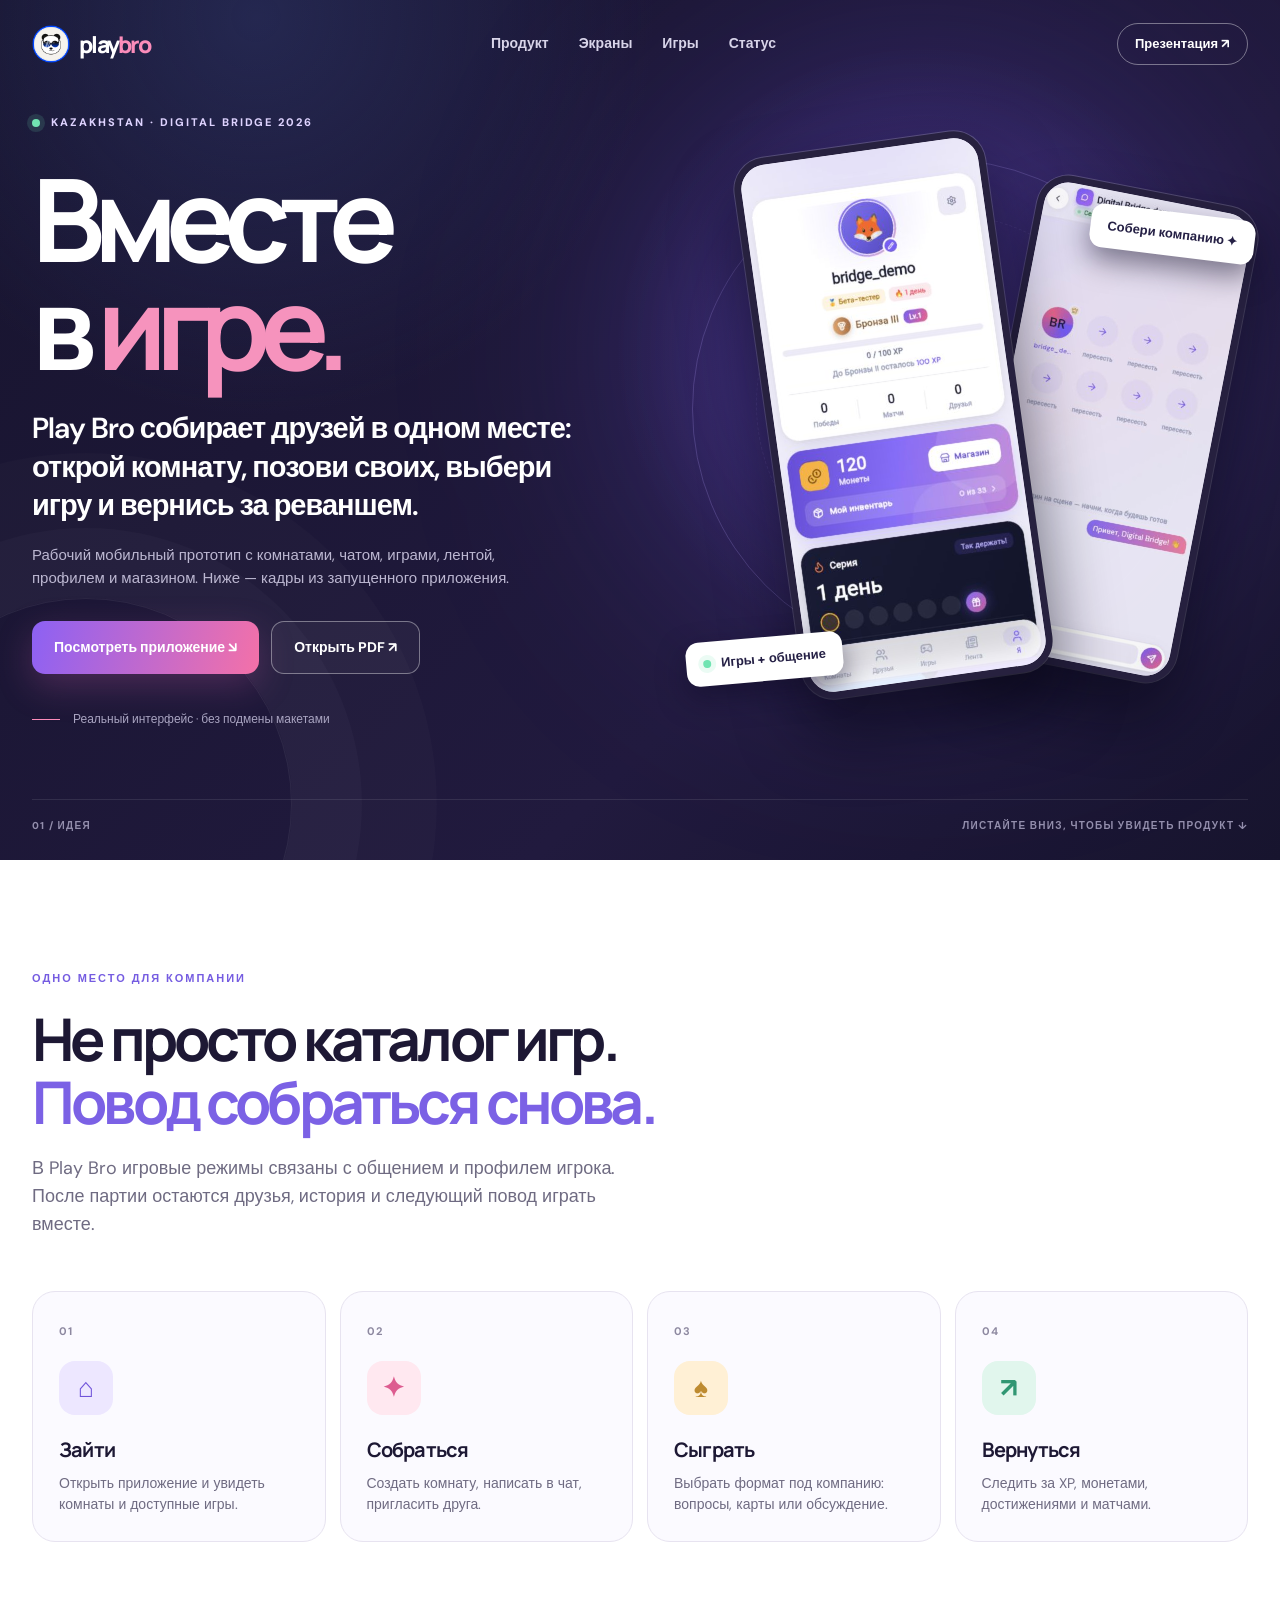
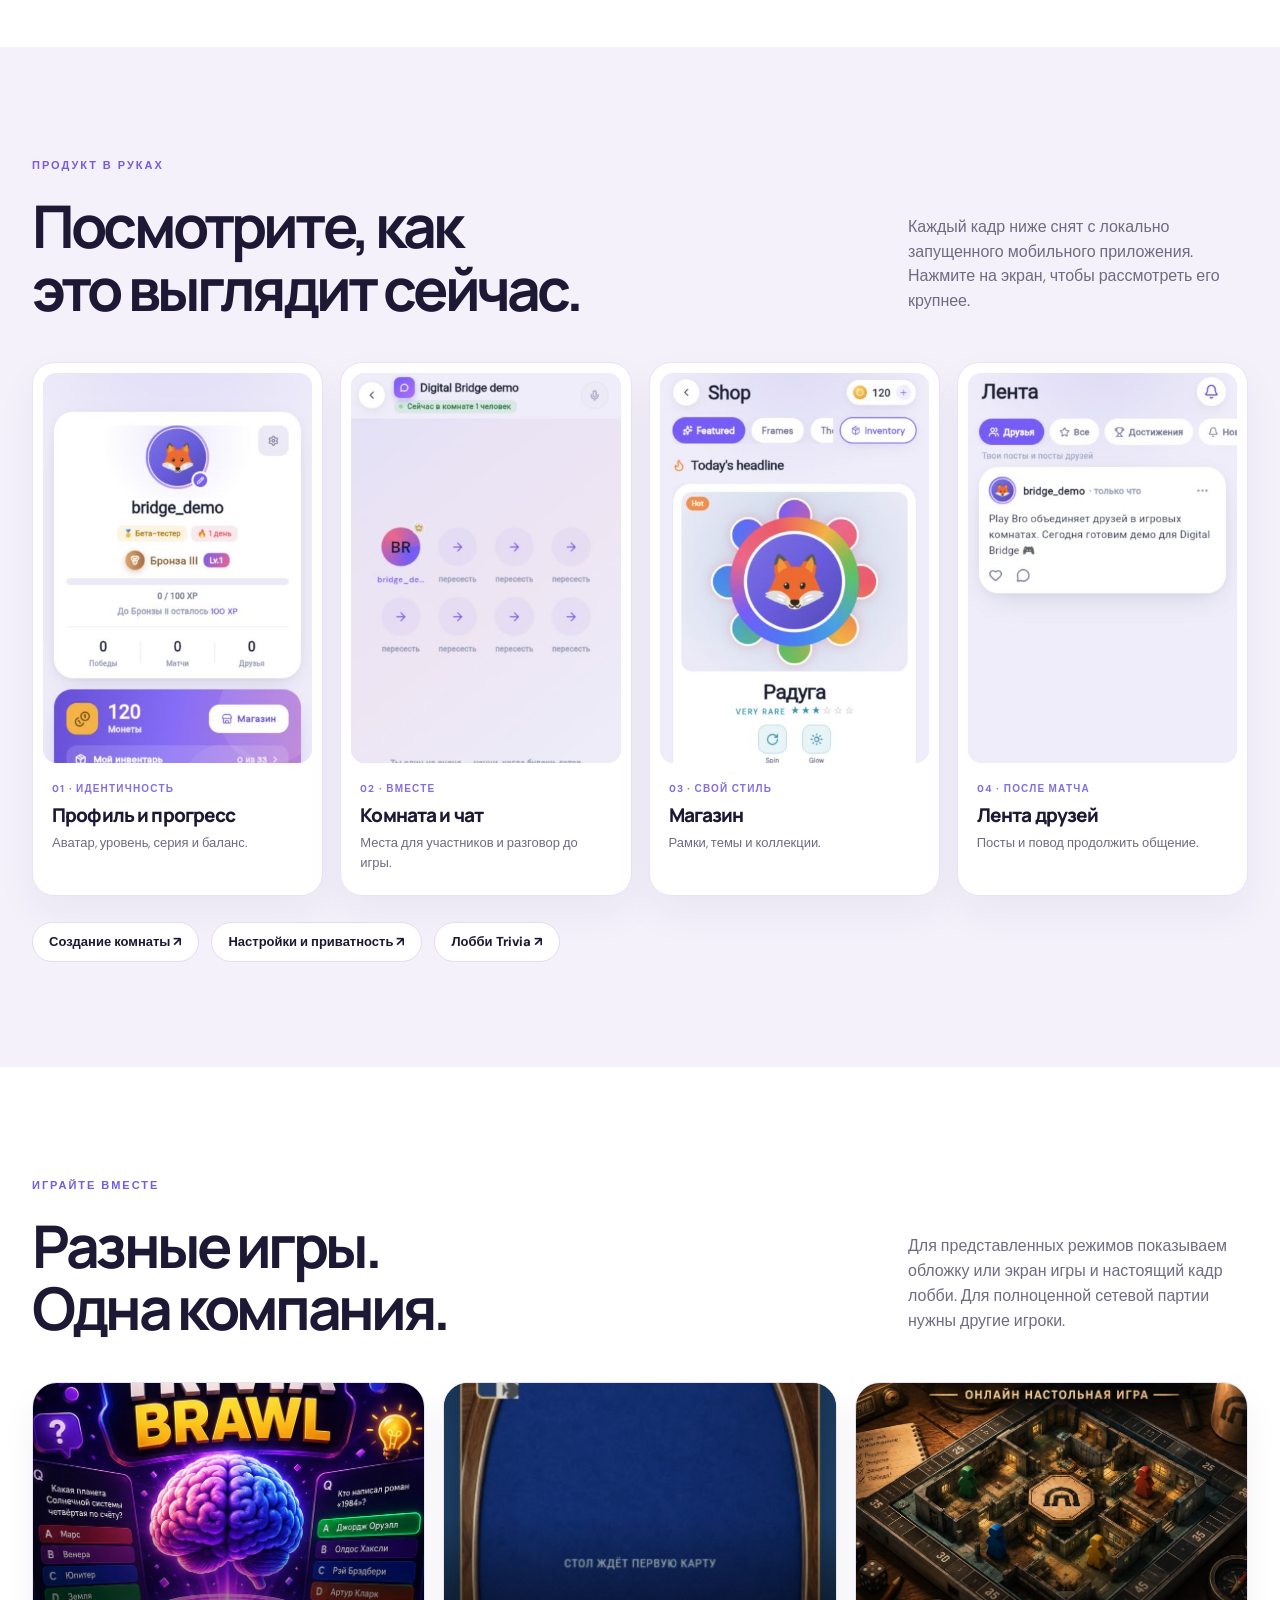
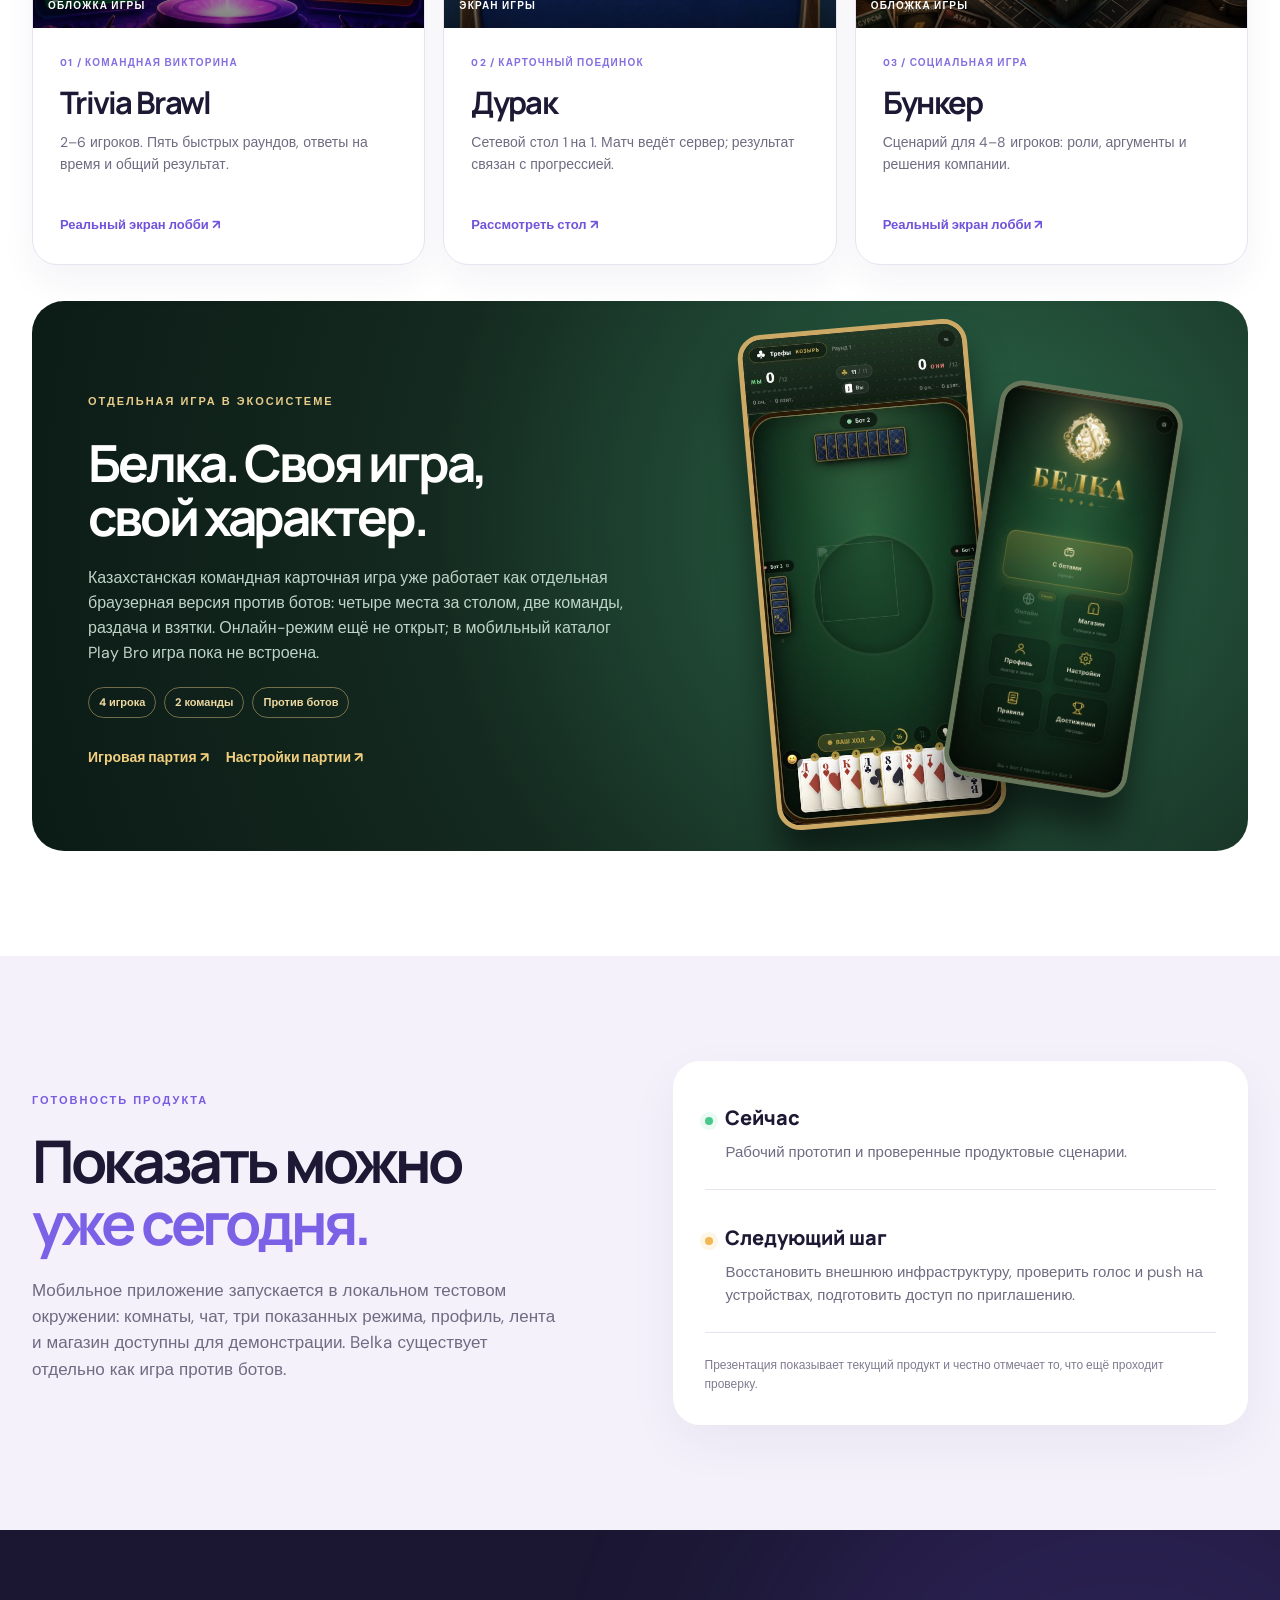
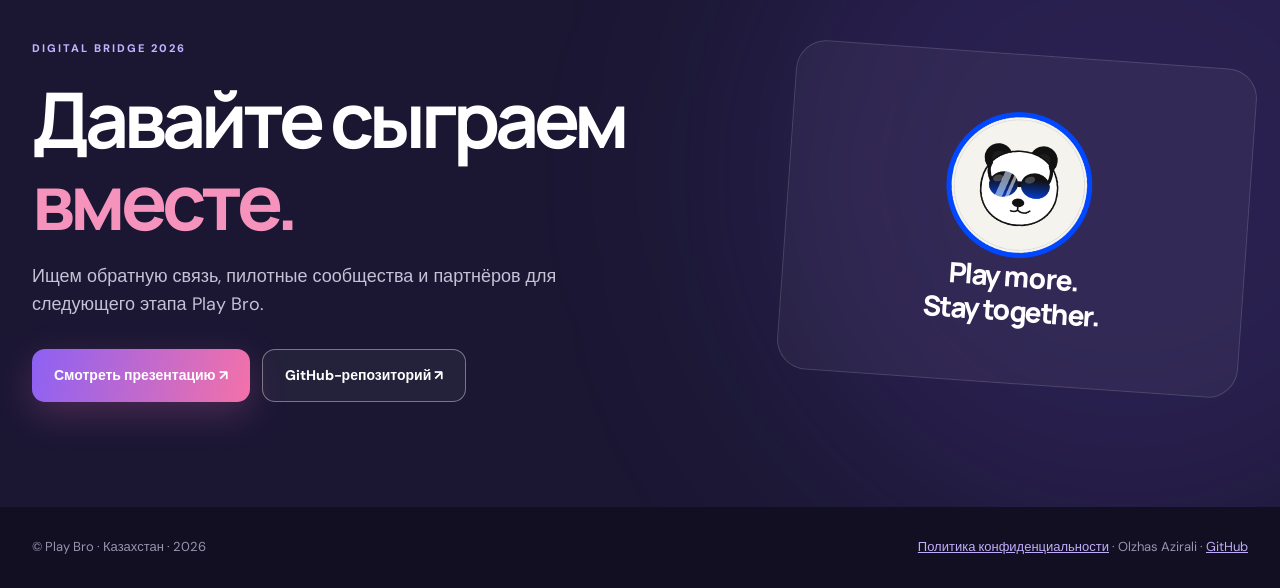
<file: docs/index.html>
<!doctype html>
<html lang="ru">
<head>
  <meta charset="utf-8">
  <meta name="viewport" content="width=device-width, initial-scale=1">
  <meta name="theme-color" content="#17142e">
  <meta name="description" content="Play Bro — комнаты, друзья и совместные игры. Реальные экраны продукта и презентация для Digital Bridge 2026.">
  <meta property="og:type" content="website">
  <meta property="og:url" content="https://azirali.github.io/play-bro-showcase/">
  <meta property="og:title" content="Play Bro — вместе в игре">
  <meta property="og:description" content="Посмотрите реальные экраны мобильного приложения Play Bro.">
  <meta property="og:image" content="https://azirali.github.io/play-bro-showcase/assets/preview.png">
  <meta name="twitter:card" content="summary_large_image">
  <link rel="canonical" href="https://azirali.github.io/play-bro-showcase/">
  <link rel="icon" href="assets/bro-icon.png" type="image/png">
  <link rel="stylesheet" href="style.css">
  <title>Play Bro — вместе в игре · Digital Bridge 2026</title>
</head>
<body>
  <a class="skip" href="#main">К содержимому</a>
  <header class="site-header"><div class="shell header-inner">
    <a class="brand" href="#top" aria-label="Play Bro — наверх"><img src="assets/bro-icon.png" alt=""><span>play<span class="brand-accent">bro</span></span></a>
    <nav aria-label="Основная навигация"><a href="#product">Продукт</a><a href="#screens">Экраны</a><a href="#games">Игры</a><a href="#status">Статус</a></nav>
    <a class="header-cta" href="Play_Bro_Digital_Bridge.pdf">Презентация ↗</a>
  </div></header>
  <main id="main">
    <section class="hero" id="top"><div class="hero-glow" aria-hidden="true"></div><div class="shell hero-grid">
      <div class="hero-copy"><div class="eyebrow"><span class="eyebrow-dot"></span> KAZAKHSTAN · DIGITAL BRIDGE 2026</div>
        <h1>Вместе<br>в <em>игре.</em></h1>
        <p class="hero-lead">Play Bro собирает друзей в одном месте: открой комнату, позови своих, выбери игру и вернись за реваншем.</p>
        <p class="hero-state">Рабочий мобильный прототип с комнатами, чатом, играми, лентой, профилем и магазином. Ниже — кадры из запущенного приложения.</p>
        <div class="hero-actions"><a class="button button-primary" href="#screens">Посмотреть приложение ↘</a><a class="button button-outline" href="Play_Bro_Digital_Bridge.pdf">Открыть PDF ↗</a></div>
        <div class="hero-proof"><span class="proof-line"></span> Реальный интерфейс · без подмены макетами</div>
      </div>
      <div class="hero-stage" aria-label="Экраны мобильного приложения Play Bro"><div class="stage-orbit orbit-one"></div><div class="stage-orbit orbit-two"></div>
        <figure class="phone hero-phone-back"><img src="assets/room-chat.png" alt="Комната Play Bro с чатом" width="390" height="844"></figure>
        <figure class="phone hero-phone-front"><img src="assets/profile-current.png" alt="Профиль игрока Play Bro" width="390" height="844"></figure>
        <div class="stage-sticker sticker-top">Собери компанию ✦</div><div class="stage-sticker sticker-bottom"><span class="live-dot"></span> Игры + общение</div>
      </div>
    </div><div class="shell hero-foot"><span>01 / Идея</span><span>Листайте вниз, чтобы увидеть продукт ↓</span></div></section>
    <section class="intro section" id="product"><div class="shell">
      <div class="section-head"><span class="section-kicker">ОДНО МЕСТО ДЛЯ КОМПАНИИ</span><h2>Не просто каталог игр.<br><span>Повод собраться снова.</span></h2><p>В Play Bro игровые режимы связаны с общением и профилем игрока. После партии остаются друзья, история и следующий повод играть вместе.</p></div>
      <div class="journey" aria-label="Путь игрока">
        <article><b>01</b><div class="journey-icon">⌂</div><h3>Зайти</h3><p>Открыть приложение и увидеть комнаты и доступные игры.</p></article>
        <article><b>02</b><div class="journey-icon">✦</div><h3>Собраться</h3><p>Создать комнату, написать в чат, пригласить друга.</p></article>
        <article><b>03</b><div class="journey-icon">♠</div><h3>Сыграть</h3><p>Выбрать формат под компанию: вопросы, карты или обсуждение.</p></article>
        <article><b>04</b><div class="journey-icon">↗</div><h3>Вернуться</h3><p>Следить за XP, монетами, достижениями и матчами.</p></article>
      </div>
    </div></section>
    <section class="screen-section section" id="screens"><div class="shell">
      <div class="split-head"><div><span class="section-kicker">ПРОДУКТ В РУКАХ</span><h2>Посмотрите, как<br>это выглядит сейчас.</h2></div><p>Каждый кадр ниже снят с локально запущенного мобильного приложения. Нажмите на экран, чтобы рассмотреть его крупнее.</p></div>
      <div class="screen-grid">
        <figure class="screen-card"><button class="image-open" type="button" data-image="assets/profile-current.png" data-caption="Профиль игрока · реальный экран Play Bro"><img src="assets/profile-current.png" alt="Профиль игрока с XP, монетами и серией" loading="lazy" width="390" height="844"><span class="zoom">Увеличить ↗</span></button><figcaption><span>01 · ИДЕНТИЧНОСТЬ</span><strong>Профиль и прогресс</strong><small>Аватар, уровень, серия и баланс.</small></figcaption></figure>
        <figure class="screen-card"><button class="image-open" type="button" data-image="assets/room-chat.png" data-caption="Комната и чат · реальный экран Play Bro"><img src="assets/room-chat.png" alt="Комната с местами участников и сообщением в чате" loading="lazy" width="390" height="844"><span class="zoom">Увеличить ↗</span></button><figcaption><span>02 · ВМЕСТЕ</span><strong>Комната и чат</strong><small>Места для участников и разговор до игры.</small></figcaption></figure>
        <figure class="screen-card"><button class="image-open" type="button" data-image="assets/shop-current.png" data-caption="Магазин косметики · реальный экран Play Bro"><img src="assets/shop-current.png" alt="Магазин косметики и коллекций Play Bro" loading="lazy" width="390" height="844"><span class="zoom">Увеличить ↗</span></button><figcaption><span>03 · СВОЙ СТИЛЬ</span><strong>Магазин</strong><small>Рамки, темы и коллекции.</small></figcaption></figure>
        <figure class="screen-card"><button class="image-open" type="button" data-image="assets/feed.png" data-caption="Социальная лента · реальный экран Play Bro"><img src="assets/feed.png" alt="Лента с публикацией игрока" loading="lazy" width="390" height="844"><span class="zoom">Увеличить ↗</span></button><figcaption><span>04 · ПОСЛЕ МАТЧА</span><strong>Лента друзей</strong><small>Посты и повод продолжить общение.</small></figcaption></figure>
      </div>
      <div class="more-screens"><a href="assets/room-create.png" target="_blank" rel="noopener">Создание комнаты ↗</a><a href="assets/settings.jpg" target="_blank" rel="noopener">Настройки и приватность ↗</a><a href="assets/trivia-lobby.png" target="_blank" rel="noopener">Лобби Trivia ↗</a></div>
    </div></section>
    <section class="games-section section" id="games"><div class="shell">
      <div class="split-head"><div><span class="section-kicker">ИГРАЙТЕ ВМЕСТЕ</span><h2>Разные игры.<br>Одна компания.</h2></div><p>Для представленных режимов показываем обложку или экран игры и настоящий кадр лобби. Для полноценной сетевой партии нужны другие игроки.</p></div>
      <div class="game-grid">
        <article class="game-card"><div class="game-art"><img src="assets/trivia-brawl.jpg" alt="Обложка режима Trivia Brawl" loading="lazy" width="800" height="800"><span class="image-kind">ОБЛОЖКА ИГРЫ</span></div><div class="game-detail"><span class="game-number">01 / КОМАНДНАЯ ВИКТОРИНА</span><h3>Trivia Brawl</h3><p>2–6 игроков. Пять быстрых раундов, ответы на время и общий результат.</p><a href="assets/trivia-lobby.png" target="_blank" rel="noopener">Реальный экран лобби ↗</a></div></article>
        <article class="game-card"><div class="game-art game-art-durak"><img src="assets/durak-lobby.png" alt="Экран стола Дурака в ожидании соперника" loading="lazy" width="390" height="844"><span class="image-kind">ЭКРАН ИГРЫ</span></div><div class="game-detail"><span class="game-number">02 / КАРТОЧНЫЙ ПОЕДИНОК</span><h3>Дурак</h3><p>Сетевой стол 1 на 1. Матч ведёт сервер; результат связан с прогрессией.</p><a href="assets/durak-lobby.png" target="_blank" rel="noopener">Рассмотреть стол ↗</a></div></article>
        <article class="game-card"><div class="game-art"><img src="assets/bunker.jpg" alt="Обложка режима Бункер" loading="lazy" width="800" height="800"><span class="image-kind">ОБЛОЖКА ИГРЫ</span></div><div class="game-detail"><span class="game-number">03 / СОЦИАЛЬНАЯ ИГРА</span><h3>Бункер</h3><p>Сценарий для 4–8 игроков: роли, аргументы и решения компании.</p><a href="assets/bunker-lobby.png" target="_blank" rel="noopener">Реальный экран лобби ↗</a></div></article>
      </div>
      <div class="belka-feature"><div class="belka-copy"><span class="belka-kicker">ОТДЕЛЬНАЯ ИГРА В ЭКОСИСТЕМЕ</span><h3>Белка. Своя игра,<br>свой характер.</h3><p>Казахстанская командная карточная игра уже работает как отдельная браузерная версия против ботов: четыре места за столом, две команды, раздача и взятки. Онлайн-режим ещё не открыт; в мобильный каталог Play Bro игра пока не встроена.</p><div class="belka-pills"><span>4 игрока</span><span>2 команды</span><span>Против ботов</span></div><div class="belka-links"><a class="belka-link" href="assets/belka-game.png" target="_blank" rel="noopener">Игровая партия ↗</a><a class="belka-link" href="assets/belka-setup.png" target="_blank" rel="noopener">Настройки партии ↗</a></div></div><div class="belka-images"><button type="button" class="belka-shot image-open" data-image="assets/belka-game.png" data-caption="Belka · реальная партия против ботов"><img src="assets/belka-game.png" alt="Реальный игровой стол Belka с картами" loading="lazy" width="390" height="844"><span class="zoom">Увеличить ↗</span></button><button type="button" class="belka-shot belka-shot-small image-open" data-image="assets/belka-menu.png" data-caption="Belka · главное меню отдельной браузерной игры"><img src="assets/belka-menu.png" alt="Главное меню отдельной игры Belka" loading="lazy" width="390" height="844"><span class="zoom">Увеличить ↗</span></button></div></div>
    </div></section>
    <section class="status-section section" id="status"><div class="shell status-grid"><div><span class="section-kicker">ГОТОВНОСТЬ ПРОДУКТА</span><h2>Показать можно<br><span>уже сегодня.</span></h2><p>Мобильное приложение запускается в локальном тестовом окружении: комнаты, чат, три показанных режима, профиль, лента и магазин доступны для демонстрации. Belka существует отдельно как игра против ботов.</p></div><div class="status-panel"><div><span class="status-light"></span><strong>Сейчас</strong><p>Рабочий прототип и проверенные продуктовые сценарии.</p></div><div><span class="status-light status-light-next"></span><strong>Следующий шаг</strong><p>Восстановить внешнюю инфраструктуру, проверить голос и push на устройствах, подготовить доступ по приглашению.</p></div><div class="status-foot">Презентация показывает текущий продукт и честно отмечает то, что ещё проходит проверку.</div></div></div></section>
    <section class="closing section" id="materials"><div class="shell closing-inner"><div><span class="section-kicker">DIGITAL BRIDGE 2026</span><h2>Давайте сыграем<br><em>вместе.</em></h2><p>Ищем обратную связь, пилотные сообщества и партнёров для следующего этапа Play Bro.</p><div class="closing-actions"><a class="button button-primary" href="Play_Bro_Digital_Bridge.pdf">Смотреть презентацию ↗</a><a class="button button-outline" href="https://github.com/azirali/play-bro-showcase">GitHub-репозиторий ↗</a></div></div><div class="closing-card"><img src="assets/bro-icon.png" alt="Маскот Play Bro" width="512" height="512"><span>Play more.<br>Stay together.</span></div></div></section>
  </main>
  <footer class="footer"><div class="shell footer-inner"><span>© Play Bro · Казахстан · 2026</span><span><a href="privacy.html">Политика конфиденциальности</a> · Olzhas Azirali · <a href="https://github.com/azirali">GitHub</a></span></div></footer>
  <dialog id="lightbox" aria-label="Увеличенный экран"><button id="lightbox-close" type="button" aria-label="Закрыть">×</button><img id="lightbox-image" alt=""><p id="lightbox-caption"></p></dialog>
  <script src="app.js" defer></script>
</body>
</html>
</file>
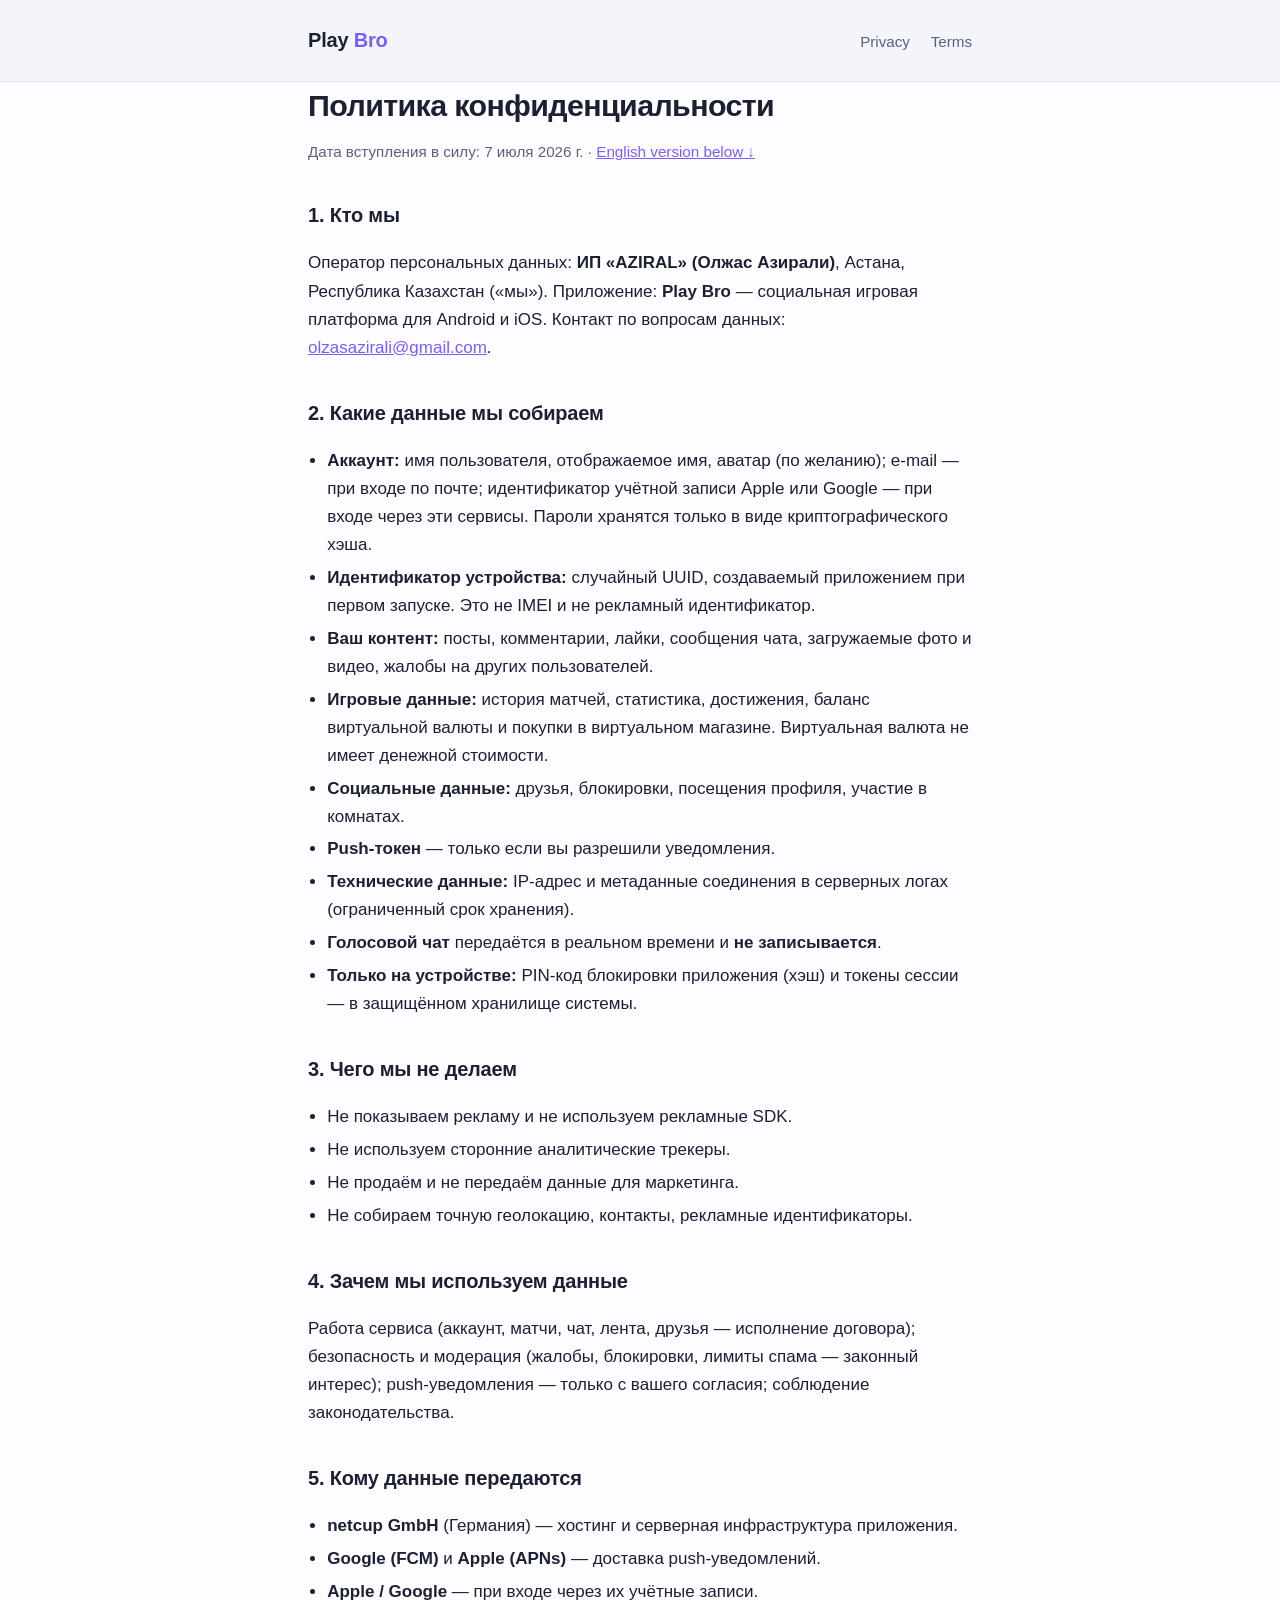
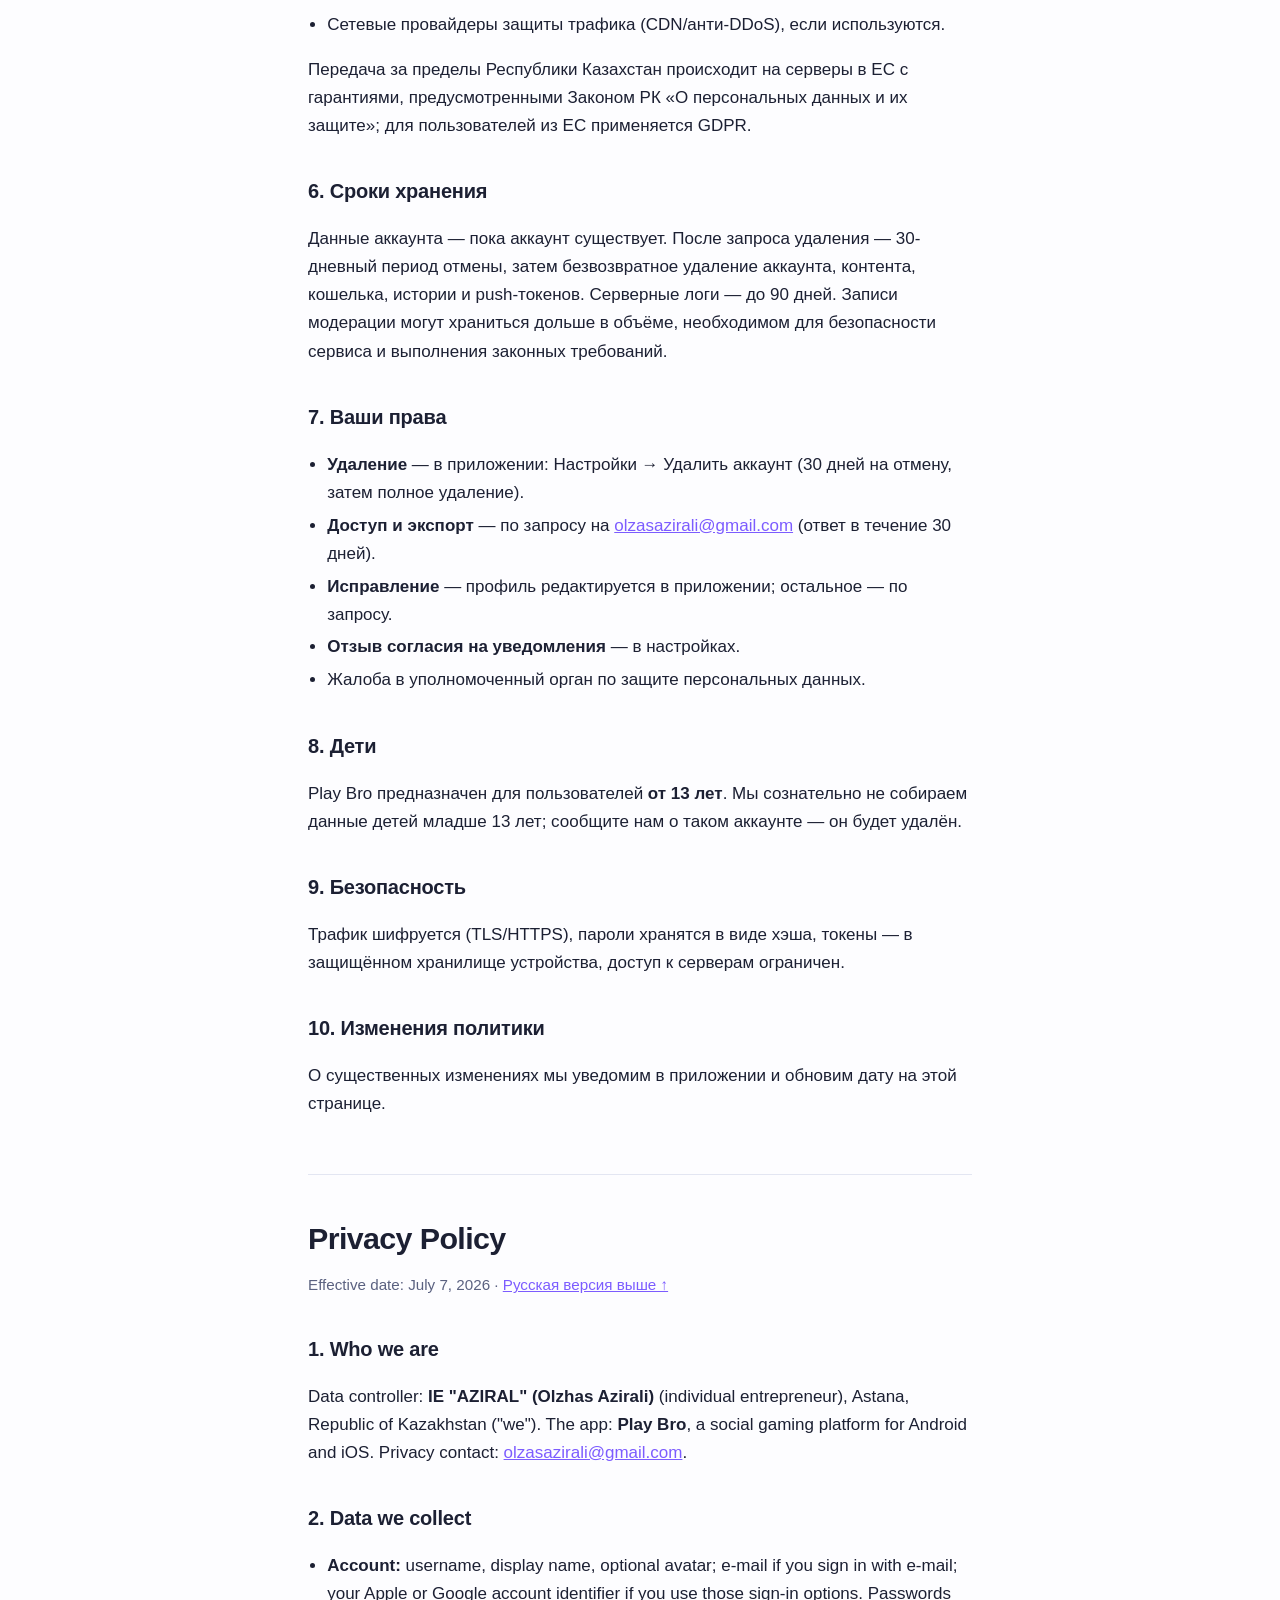
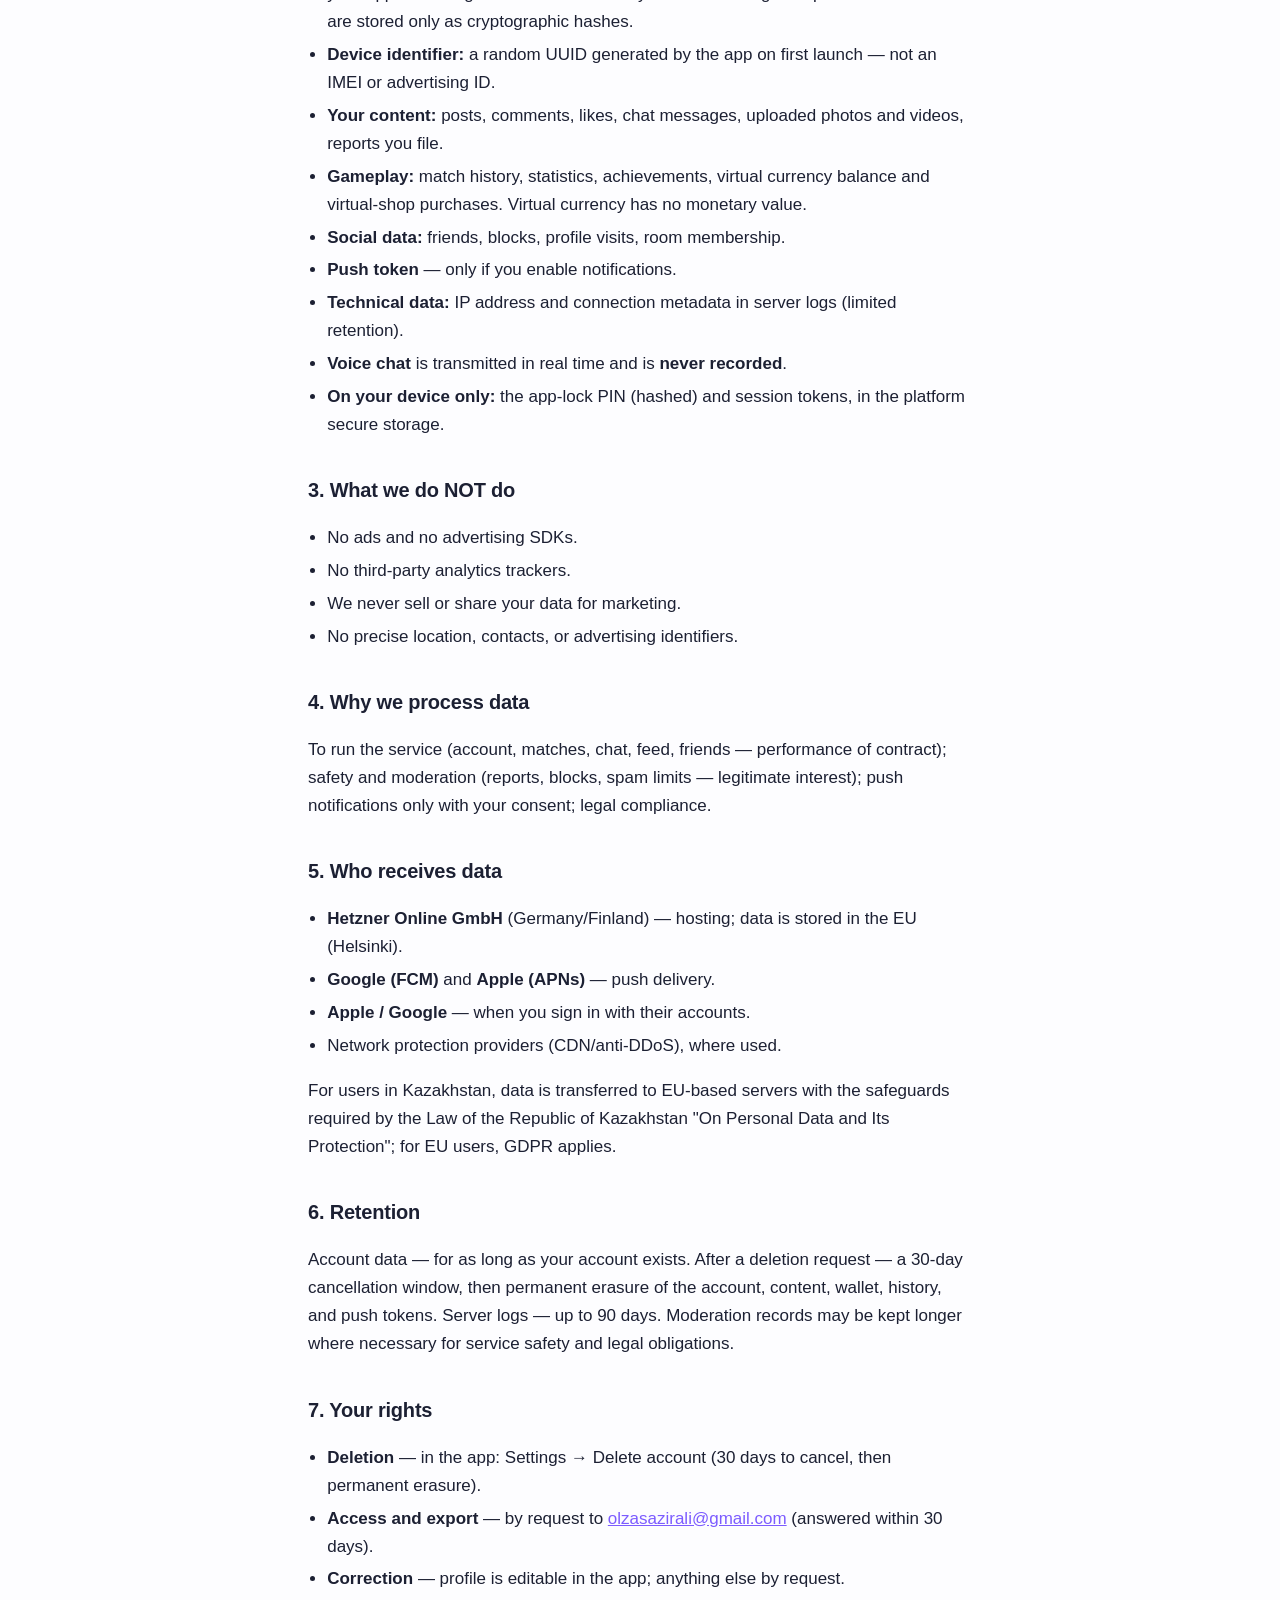
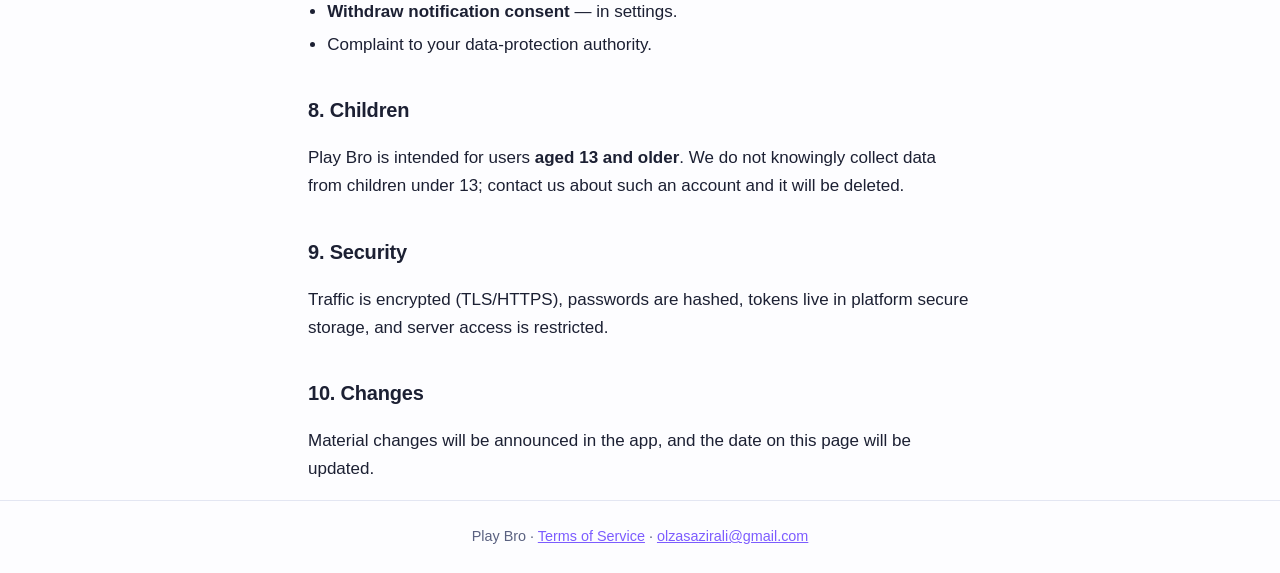
<file: docs/privacy.html>
<!DOCTYPE html>
<html lang="ru">
<head>
<meta charset="utf-8">
<meta name="viewport" content="width=device-width, initial-scale=1">
<title>Play Bro — Политика конфиденциальности / Privacy Policy</title>
<meta name="description" content="Политика конфиденциальности Play Bro. Play Bro Privacy Policy.">
<style>
  :root{
    --bg:#FDFDFF; --surface:#F4F5FB; --text:#1C2033; --muted:#5A6180;
    --accent:#7C5CFF; --border:#E3E6F2; --radius:14px;
    --w:44rem;
  }
  *{box-sizing:border-box}
  body{margin:0;background:var(--bg);color:var(--text);
    font:400 1.0625rem/1.65 -apple-system,"Segoe UI",Roboto,"Helvetica Neue",Arial,sans-serif}
  header{border-bottom:1px solid var(--border);background:var(--surface)}
  .wrap{max-width:var(--w);margin:0 auto;padding:0 1.25rem}
  header .wrap{display:flex;align-items:baseline;justify-content:space-between;
    flex-wrap:wrap;gap:.5rem;padding-top:1.5rem;padding-bottom:1.5rem}
  .brand{font-weight:700;font-size:1.25rem;letter-spacing:-.01em}
  .brand span{color:var(--accent)}
  nav a{color:var(--muted);text-decoration:none;margin-left:1rem;font-size:.95rem}
  nav a:hover,nav a:focus{color:var(--accent);text-decoration:underline}
  main{padding:2.5rem 0 4rem}
  h1{font-size:1.9rem;line-height:1.25;letter-spacing:-.02em;margin:.25rem 0 .5rem}
  h2{font-size:1.25rem;margin:2.2rem 0 .6rem;letter-spacing:-.01em}
  .meta{color:var(--muted);font-size:.95rem;margin-bottom:2rem}
  .lang-note{background:var(--surface);border:1px solid var(--border);
    border-radius:var(--radius);padding:.8rem 1.1rem;font-size:.95rem;color:var(--muted)}
  .lang-note a{color:var(--accent)}
  ul{padding-left:1.2rem}
  li{margin:.3rem 0}
  section+section{border-top:1px solid var(--border);margin-top:3.5rem;padding-top:2.5rem}
  a{color:var(--accent)}
  strong{font-weight:600}
  footer{border-top:1px solid var(--border);color:var(--muted);
    font-size:.9rem;padding:1.5rem 0;text-align:center}
</style>
</head>
<body>
<header>
  <div class="wrap">
    <div class="brand">Play <span>Bro</span></div>
    <nav aria-label="Документы">
      <a href="privacy.html" aria-current="page">Privacy</a>
      <a href="terms.html">Terms</a>
    </nav>
  </div>
</header>
<main class="wrap">

<section id="ru" aria-labelledby="ru-title">
  <h1 id="ru-title">Политика конфиденциальности</h1>
  <p class="meta">Дата вступления в силу: 7 июля 2026 г. · <a href="#en">English version below ↓</a></p>

  <h2>1. Кто мы</h2>
  <p>Оператор персональных данных: <strong>ИП «AZIRAL» (Олжас
  Азирали)</strong>, Астана, Республика Казахстан («мы»). Приложение: <strong>Play Bro</strong> —
  социальная игровая платформа для Android и iOS. Контакт по вопросам
  данных: <a href="mailto:olzasazirali@gmail.com">olzasazirali@gmail.com</a>.</p>

  <h2>2. Какие данные мы собираем</h2>
  <ul>
    <li><strong>Аккаунт:</strong> имя пользователя, отображаемое имя, аватар
      (по желанию); e-mail — при входе по почте; идентификатор учётной записи
      Apple или Google — при входе через эти сервисы. Пароли хранятся только в
      виде криптографического хэша.</li>
    <li><strong>Идентификатор устройства:</strong> случайный UUID, создаваемый
      приложением при первом запуске. Это не IMEI и не рекламный идентификатор.</li>
    <li><strong>Ваш контент:</strong> посты, комментарии, лайки, сообщения
      чата, загружаемые фото и видео, жалобы на других пользователей.</li>
    <li><strong>Игровые данные:</strong> история матчей, статистика,
      достижения, баланс виртуальной валюты и покупки в виртуальном магазине.
      Виртуальная валюта не имеет денежной стоимости.</li>
    <li><strong>Социальные данные:</strong> друзья, блокировки, посещения
      профиля, участие в комнатах.</li>
    <li><strong>Push-токен</strong> — только если вы разрешили уведомления.</li>
    <li><strong>Технические данные:</strong> IP-адрес и метаданные соединения в
      серверных логах (ограниченный срок хранения).</li>
    <li><strong>Голосовой чат</strong> передаётся в реальном времени и
      <strong>не записывается</strong>.</li>
    <li><strong>Только на устройстве:</strong> PIN-код блокировки приложения
      (хэш) и токены сессии — в защищённом хранилище системы.</li>
  </ul>

  <h2>3. Чего мы не делаем</h2>
  <ul>
    <li>Не показываем рекламу и не используем рекламные SDK.</li>
    <li>Не используем сторонние аналитические трекеры.</li>
    <li>Не продаём и не передаём данные для маркетинга.</li>
    <li>Не собираем точную геолокацию, контакты, рекламные идентификаторы.</li>
  </ul>

  <h2>4. Зачем мы используем данные</h2>
  <p>Работа сервиса (аккаунт, матчи, чат, лента, друзья — исполнение
  договора); безопасность и модерация (жалобы, блокировки, лимиты спама —
  законный интерес); push-уведомления — только с вашего согласия;
  соблюдение законодательства.</p>

  <h2>5. Кому данные передаются</h2>
  <ul>
    <li><strong>netcup GmbH</strong> (Германия) — хостинг и серверная
      инфраструктура приложения.</li>
    <li><strong>Google (FCM)</strong> и <strong>Apple (APNs)</strong> —
      доставка push-уведомлений.</li>
    <li><strong>Apple / Google</strong> — при входе через их учётные записи.</li>
    <li>Сетевые провайдеры защиты трафика (CDN/анти-DDoS), если используются.</li>
  </ul>
  <p>Передача за пределы Республики Казахстан происходит на серверы в ЕС с
  гарантиями, предусмотренными Законом РК «О персональных данных и их
  защите»; для пользователей из ЕС применяется GDPR.</p>

  <h2>6. Сроки хранения</h2>
  <p>Данные аккаунта — пока аккаунт существует. После запроса удаления —
  30-дневный период отмены, затем безвозвратное удаление аккаунта, контента,
  кошелька, истории и push-токенов. Серверные логи — до 90 дней. Записи
  модерации могут храниться дольше в объёме, необходимом для безопасности
  сервиса и выполнения законных требований.</p>

  <h2>7. Ваши права</h2>
  <ul>
    <li><strong>Удаление</strong> — в приложении: Настройки → Удалить аккаунт
      (30 дней на отмену, затем полное удаление).</li>
    <li><strong>Доступ и экспорт</strong> — по запросу на
      <a href="mailto:olzasazirali@gmail.com">olzasazirali@gmail.com</a>
      (ответ в течение 30 дней).</li>
    <li><strong>Исправление</strong> — профиль редактируется в приложении;
      остальное — по запросу.</li>
    <li><strong>Отзыв согласия на уведомления</strong> — в настройках.</li>
    <li>Жалоба в уполномоченный орган по защите персональных данных.</li>
  </ul>

  <h2>8. Дети</h2>
  <p>Play Bro предназначен для пользователей <strong>от 13 лет</strong>. Мы
  сознательно не собираем данные детей младше 13 лет; сообщите нам о таком
  аккаунте — он будет удалён.</p>

  <h2>9. Безопасность</h2>
  <p>Трафик шифруется (TLS/HTTPS), пароли хранятся в виде хэша, токены — в
  защищённом хранилище устройства, доступ к серверам ограничен.</p>

  <h2>10. Изменения политики</h2>
  <p>О существенных изменениях мы уведомим в приложении и обновим дату на
  этой странице.</p>
</section>

<section id="en" aria-labelledby="en-title" lang="en">
  <h1 id="en-title">Privacy Policy</h1>
  <p class="meta">Effective date: July 7, 2026 · <a href="#ru">Русская версия выше ↑</a></p>

  <h2>1. Who we are</h2>
  <p>Data controller: <strong>IE "AZIRAL" (Olzhas Azirali)</strong>
  (individual entrepreneur), Astana, Republic of Kazakhstan ("we"). The app:
  <strong>Play Bro</strong>, a social gaming platform for Android and iOS.
  Privacy contact:
  <a href="mailto:olzasazirali@gmail.com">olzasazirali@gmail.com</a>.</p>

  <h2>2. Data we collect</h2>
  <ul>
    <li><strong>Account:</strong> username, display name, optional avatar;
      e-mail if you sign in with e-mail; your Apple or Google account
      identifier if you use those sign-in options. Passwords are stored only
      as cryptographic hashes.</li>
    <li><strong>Device identifier:</strong> a random UUID generated by the app
      on first launch — not an IMEI or advertising ID.</li>
    <li><strong>Your content:</strong> posts, comments, likes, chat messages,
      uploaded photos and videos, reports you file.</li>
    <li><strong>Gameplay:</strong> match history, statistics, achievements,
      virtual currency balance and virtual-shop purchases. Virtual currency
      has no monetary value.</li>
    <li><strong>Social data:</strong> friends, blocks, profile visits, room
      membership.</li>
    <li><strong>Push token</strong> — only if you enable notifications.</li>
    <li><strong>Technical data:</strong> IP address and connection metadata in
      server logs (limited retention).</li>
    <li><strong>Voice chat</strong> is transmitted in real time and is
      <strong>never recorded</strong>.</li>
    <li><strong>On your device only:</strong> the app-lock PIN (hashed) and
      session tokens, in the platform secure storage.</li>
  </ul>

  <h2>3. What we do NOT do</h2>
  <ul>
    <li>No ads and no advertising SDKs.</li>
    <li>No third-party analytics trackers.</li>
    <li>We never sell or share your data for marketing.</li>
    <li>No precise location, contacts, or advertising identifiers.</li>
  </ul>

  <h2>4. Why we process data</h2>
  <p>To run the service (account, matches, chat, feed, friends — performance
  of contract); safety and moderation (reports, blocks, spam limits —
  legitimate interest); push notifications only with your consent; legal
  compliance.</p>

  <h2>5. Who receives data</h2>
  <ul>
    <li><strong>Hetzner Online GmbH</strong> (Germany/Finland) — hosting; data
      is stored in the EU (Helsinki).</li>
    <li><strong>Google (FCM)</strong> and <strong>Apple (APNs)</strong> — push
      delivery.</li>
    <li><strong>Apple / Google</strong> — when you sign in with their
      accounts.</li>
    <li>Network protection providers (CDN/anti-DDoS), where used.</li>
  </ul>
  <p>For users in Kazakhstan, data is transferred to EU-based servers with
  the safeguards required by the Law of the Republic of Kazakhstan "On
  Personal Data and Its Protection"; for EU users, GDPR applies.</p>

  <h2>6. Retention</h2>
  <p>Account data — for as long as your account exists. After a deletion
  request — a 30-day cancellation window, then permanent erasure of the
  account, content, wallet, history, and push tokens. Server logs — up to 90
  days. Moderation records may be kept longer where necessary for service
  safety and legal obligations.</p>

  <h2>7. Your rights</h2>
  <ul>
    <li><strong>Deletion</strong> — in the app: Settings → Delete account
      (30 days to cancel, then permanent erasure).</li>
    <li><strong>Access and export</strong> — by request to
      <a href="mailto:olzasazirali@gmail.com">olzasazirali@gmail.com</a>
      (answered within 30 days).</li>
    <li><strong>Correction</strong> — profile is editable in the app; anything
      else by request.</li>
    <li><strong>Withdraw notification consent</strong> — in settings.</li>
    <li>Complaint to your data-protection authority.</li>
  </ul>

  <h2>8. Children</h2>
  <p>Play Bro is intended for users <strong>aged 13 and older</strong>. We do
  not knowingly collect data from children under 13; contact us about such
  an account and it will be deleted.</p>

  <h2>9. Security</h2>
  <p>Traffic is encrypted (TLS/HTTPS), passwords are hashed, tokens live in
  platform secure storage, and server access is restricted.</p>

  <h2>10. Changes</h2>
  <p>Material changes will be announced in the app, and the date on this
  page will be updated.</p>
</section>

</main>
<footer>
  <div class="wrap">Play Bro · <a href="terms.html">Terms of Service</a> ·
  <a href="mailto:olzasazirali@gmail.com">olzasazirali@gmail.com</a></div>
</footer>
</body>
</html>
</file>
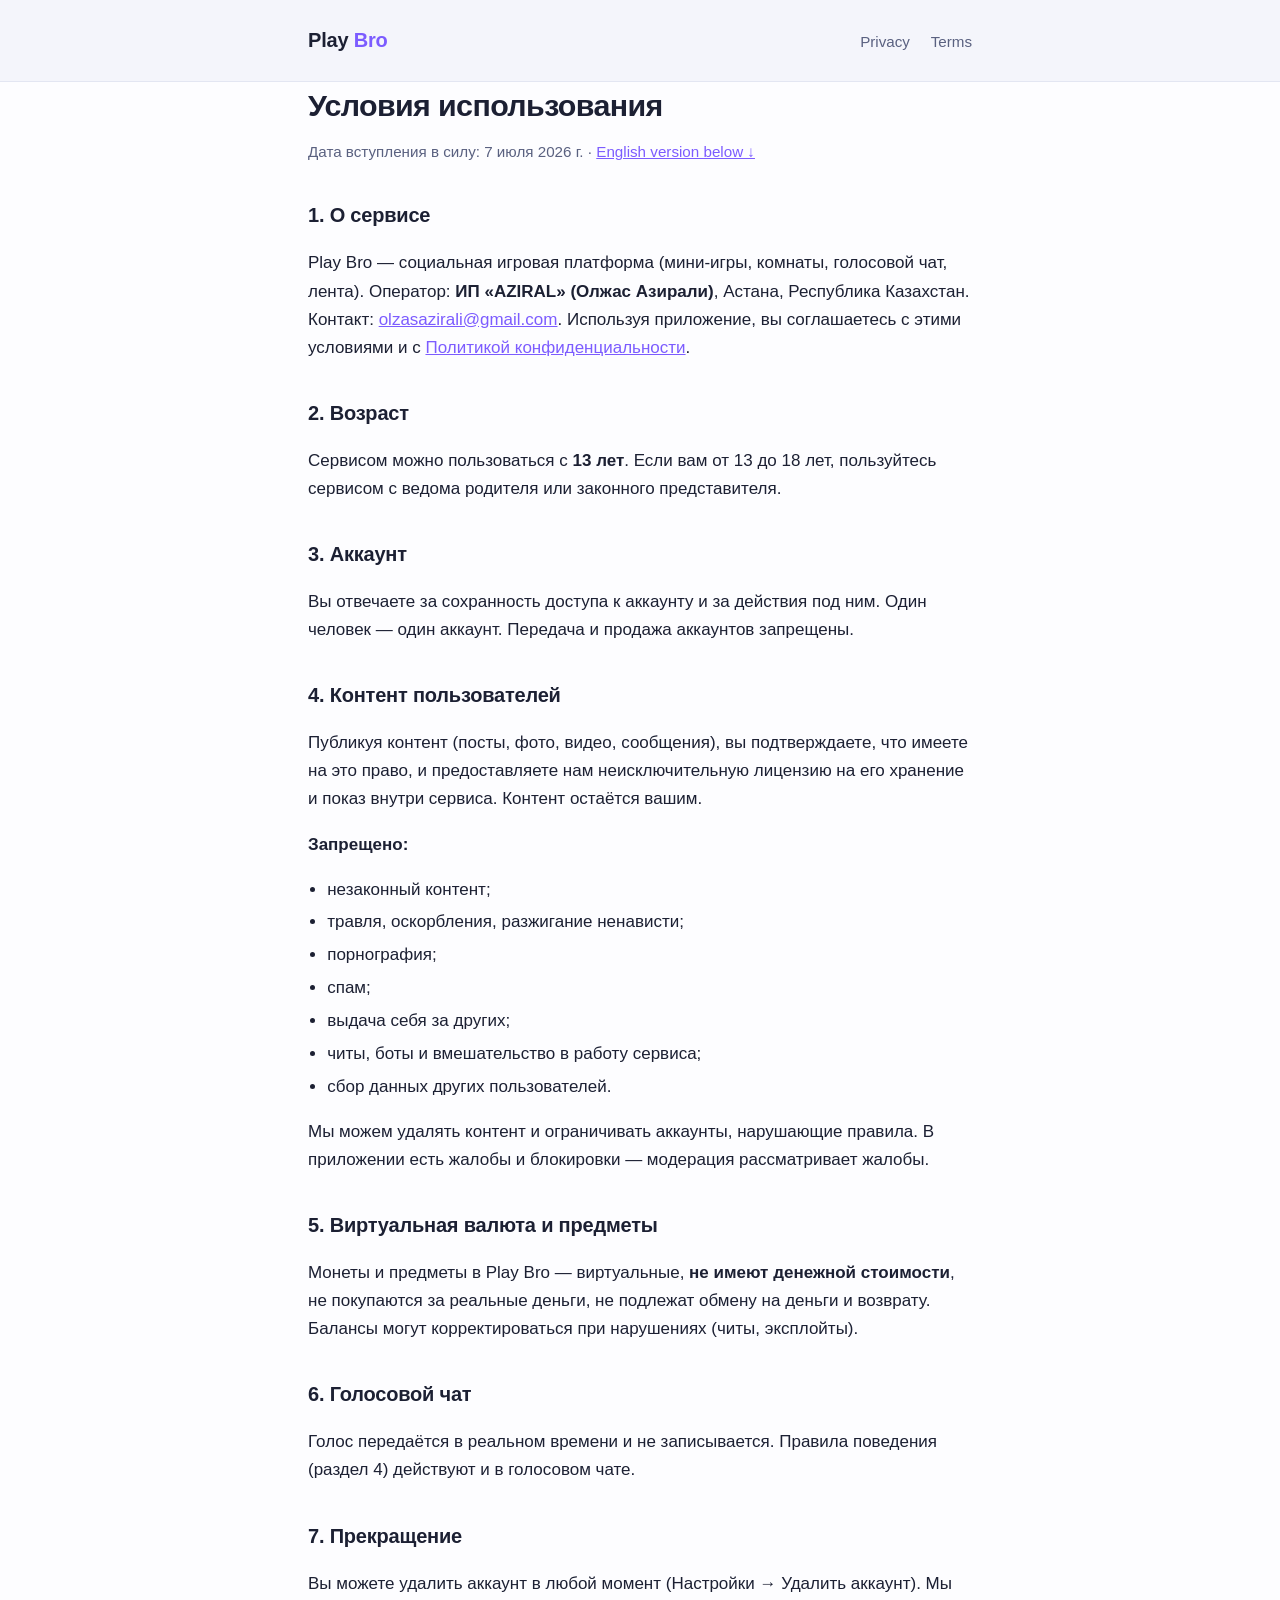
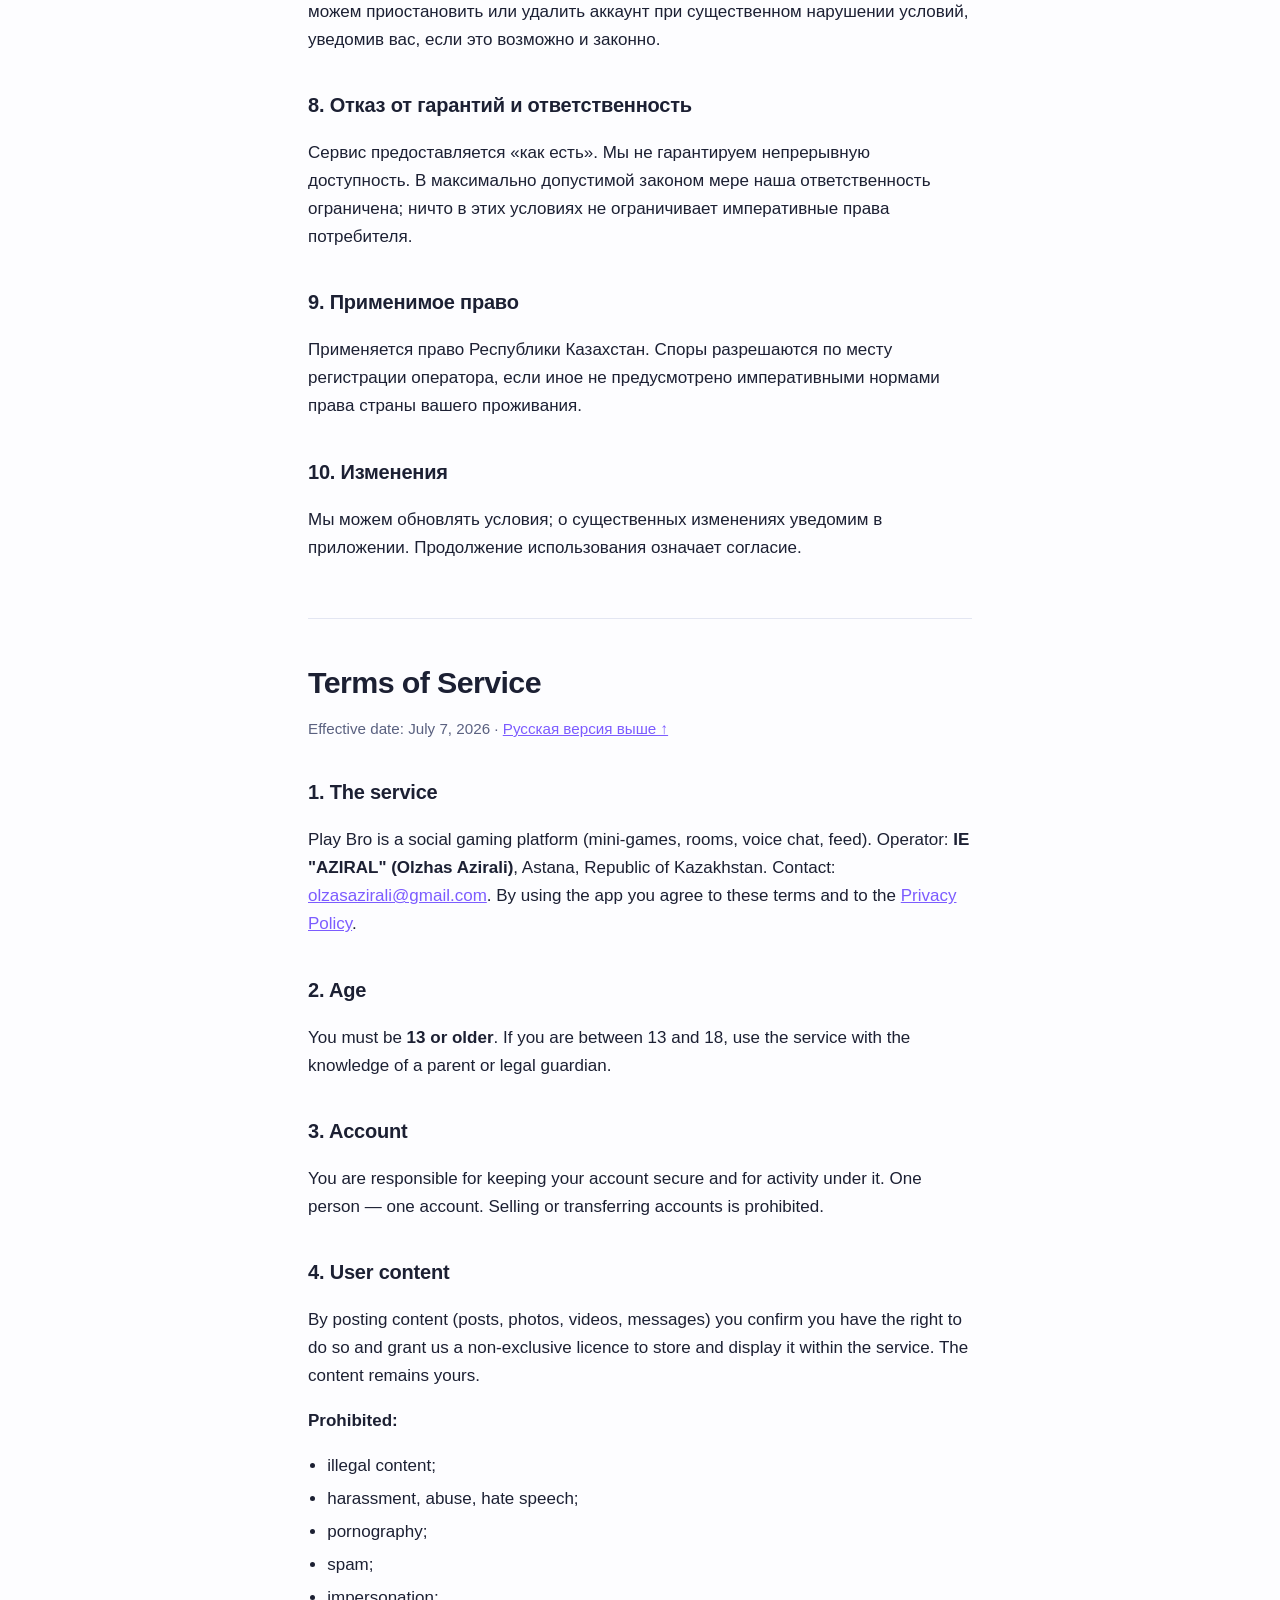
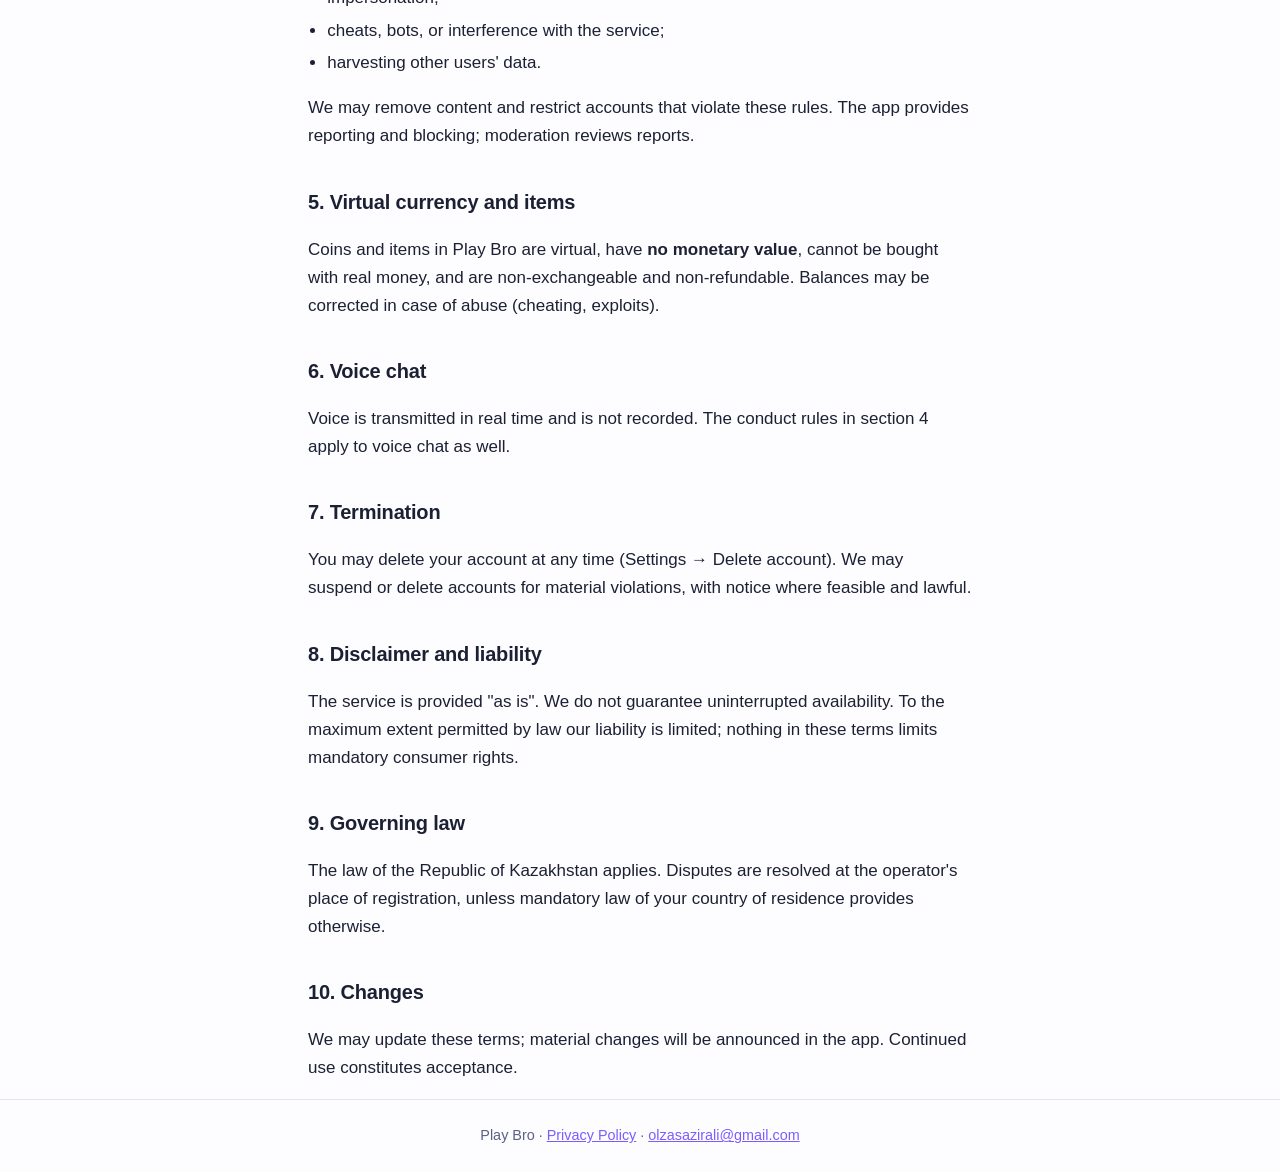
<file: docs/terms.html>
<!DOCTYPE html>
<html lang="ru">
<head>
<meta charset="utf-8">
<meta name="viewport" content="width=device-width, initial-scale=1">
<title>Play Bro — Условия использования / Terms of Service</title>
<meta name="description" content="Условия использования Play Bro. Play Bro Terms of Service.">
<style>
  :root{
    --bg:#FDFDFF; --surface:#F4F5FB; --text:#1C2033; --muted:#5A6180;
    --accent:#7C5CFF; --border:#E3E6F2; --radius:14px;
    --w:44rem;
  }
  *{box-sizing:border-box}
  body{margin:0;background:var(--bg);color:var(--text);
    font:400 1.0625rem/1.65 -apple-system,"Segoe UI",Roboto,"Helvetica Neue",Arial,sans-serif}
  header{border-bottom:1px solid var(--border);background:var(--surface)}
  .wrap{max-width:var(--w);margin:0 auto;padding:0 1.25rem}
  header .wrap{display:flex;align-items:baseline;justify-content:space-between;
    flex-wrap:wrap;gap:.5rem;padding-top:1.5rem;padding-bottom:1.5rem}
  .brand{font-weight:700;font-size:1.25rem;letter-spacing:-.01em}
  .brand span{color:var(--accent)}
  nav a{color:var(--muted);text-decoration:none;margin-left:1rem;font-size:.95rem}
  nav a:hover,nav a:focus{color:var(--accent);text-decoration:underline}
  main{padding:2.5rem 0 4rem}
  h1{font-size:1.9rem;line-height:1.25;letter-spacing:-.02em;margin:.25rem 0 .5rem}
  h2{font-size:1.25rem;margin:2.2rem 0 .6rem;letter-spacing:-.01em}
  .meta{color:var(--muted);font-size:.95rem;margin-bottom:2rem}
  ul{padding-left:1.2rem}
  li{margin:.3rem 0}
  section+section{border-top:1px solid var(--border);margin-top:3.5rem;padding-top:2.5rem}
  a{color:var(--accent)}
  strong{font-weight:600}
  footer{border-top:1px solid var(--border);color:var(--muted);
    font-size:.9rem;padding:1.5rem 0;text-align:center}
</style>
</head>
<body>
<header>
  <div class="wrap">
    <div class="brand">Play <span>Bro</span></div>
    <nav aria-label="Документы">
      <a href="privacy.html">Privacy</a>
      <a href="terms.html" aria-current="page">Terms</a>
    </nav>
  </div>
</header>
<main class="wrap">

<section id="ru" aria-labelledby="ru-title">
  <h1 id="ru-title">Условия использования</h1>
  <p class="meta">Дата вступления в силу: 7 июля 2026 г. · <a href="#en">English version below ↓</a></p>

  <h2>1. О сервисе</h2>
  <p>Play Bro — социальная игровая платформа (мини-игры, комнаты, голосовой
  чат, лента). Оператор: <strong>ИП «AZIRAL» (Олжас Азирали)</strong>,
  Астана, Республика Казахстан. Контакт:
  <a href="mailto:olzasazirali@gmail.com">olzasazirali@gmail.com</a>.
  Используя приложение, вы соглашаетесь с этими условиями и с
  <a href="privacy.html">Политикой конфиденциальности</a>.</p>

  <h2>2. Возраст</h2>
  <p>Сервисом можно пользоваться с <strong>13 лет</strong>. Если вам от 13 до
  18 лет, пользуйтесь сервисом с ведома родителя или законного
  представителя.</p>

  <h2>3. Аккаунт</h2>
  <p>Вы отвечаете за сохранность доступа к аккаунту и за действия под ним.
  Один человек — один аккаунт. Передача и продажа аккаунтов запрещены.</p>

  <h2>4. Контент пользователей</h2>
  <p>Публикуя контент (посты, фото, видео, сообщения), вы подтверждаете, что
  имеете на это право, и предоставляете нам неисключительную лицензию на его
  хранение и показ внутри сервиса. Контент остаётся вашим.</p>
  <p><strong>Запрещено:</strong></p>
  <ul>
    <li>незаконный контент;</li>
    <li>травля, оскорбления, разжигание ненависти;</li>
    <li>порнография;</li>
    <li>спам;</li>
    <li>выдача себя за других;</li>
    <li>читы, боты и вмешательство в работу сервиса;</li>
    <li>сбор данных других пользователей.</li>
  </ul>
  <p>Мы можем удалять контент и ограничивать аккаунты, нарушающие правила.
  В приложении есть жалобы и блокировки — модерация рассматривает жалобы.</p>

  <h2>5. Виртуальная валюта и предметы</h2>
  <p>Монеты и предметы в Play Bro — виртуальные, <strong>не имеют денежной
  стоимости</strong>, не покупаются за реальные деньги, не подлежат обмену на
  деньги и возврату. Балансы могут корректироваться при нарушениях (читы,
  эксплойты).</p>

  <h2>6. Голосовой чат</h2>
  <p>Голос передаётся в реальном времени и не записывается. Правила
  поведения (раздел 4) действуют и в голосовом чате.</p>

  <h2>7. Прекращение</h2>
  <p>Вы можете удалить аккаунт в любой момент (Настройки → Удалить аккаунт).
  Мы можем приостановить или удалить аккаунт при существенном нарушении
  условий, уведомив вас, если это возможно и законно.</p>

  <h2>8. Отказ от гарантий и ответственность</h2>
  <p>Сервис предоставляется «как есть». Мы не гарантируем непрерывную
  доступность. В максимально допустимой законом мере наша ответственность
  ограничена; ничто в этих условиях не ограничивает императивные права
  потребителя.</p>

  <h2>9. Применимое право</h2>
  <p>Применяется право Республики Казахстан. Споры разрешаются по месту
  регистрации оператора, если иное не предусмотрено императивными нормами
  права страны вашего проживания.</p>

  <h2>10. Изменения</h2>
  <p>Мы можем обновлять условия; о существенных изменениях уведомим в
  приложении. Продолжение использования означает согласие.</p>
</section>

<section id="en" aria-labelledby="en-title" lang="en">
  <h1 id="en-title">Terms of Service</h1>
  <p class="meta">Effective date: July 7, 2026 · <a href="#ru">Русская версия выше ↑</a></p>

  <h2>1. The service</h2>
  <p>Play Bro is a social gaming platform (mini-games, rooms, voice chat,
  feed). Operator: <strong>IE "AZIRAL" (Olzhas Azirali)</strong>, Astana,
  Republic of Kazakhstan. Contact:
  <a href="mailto:olzasazirali@gmail.com">olzasazirali@gmail.com</a>.
  By using the app you agree to these terms and to the
  <a href="privacy.html">Privacy Policy</a>.</p>

  <h2>2. Age</h2>
  <p>You must be <strong>13 or older</strong>. If you are between 13 and 18,
  use the service with the knowledge of a parent or legal guardian.</p>

  <h2>3. Account</h2>
  <p>You are responsible for keeping your account secure and for activity
  under it. One person — one account. Selling or transferring accounts is
  prohibited.</p>

  <h2>4. User content</h2>
  <p>By posting content (posts, photos, videos, messages) you confirm you
  have the right to do so and grant us a non-exclusive licence to store and
  display it within the service. The content remains yours.</p>
  <p><strong>Prohibited:</strong></p>
  <ul>
    <li>illegal content;</li>
    <li>harassment, abuse, hate speech;</li>
    <li>pornography;</li>
    <li>spam;</li>
    <li>impersonation;</li>
    <li>cheats, bots, or interference with the service;</li>
    <li>harvesting other users' data.</li>
  </ul>
  <p>We may remove content and restrict accounts that violate these rules.
  The app provides reporting and blocking; moderation reviews reports.</p>

  <h2>5. Virtual currency and items</h2>
  <p>Coins and items in Play Bro are virtual, have <strong>no monetary
  value</strong>, cannot be bought with real money, and are non-exchangeable
  and non-refundable. Balances may be corrected in case of abuse (cheating,
  exploits).</p>

  <h2>6. Voice chat</h2>
  <p>Voice is transmitted in real time and is not recorded. The conduct
  rules in section 4 apply to voice chat as well.</p>

  <h2>7. Termination</h2>
  <p>You may delete your account at any time (Settings → Delete account). We
  may suspend or delete accounts for material violations, with notice where
  feasible and lawful.</p>

  <h2>8. Disclaimer and liability</h2>
  <p>The service is provided "as is". We do not guarantee uninterrupted
  availability. To the maximum extent permitted by law our liability is
  limited; nothing in these terms limits mandatory consumer rights.</p>

  <h2>9. Governing law</h2>
  <p>The law of the Republic of Kazakhstan applies. Disputes are resolved at
  the operator's place of registration, unless mandatory law of your country
  of residence provides otherwise.</p>

  <h2>10. Changes</h2>
  <p>We may update these terms; material changes will be announced in the
  app. Continued use constitutes acceptance.</p>
</section>

</main>
<footer>
  <div class="wrap">Play Bro · <a href="privacy.html">Privacy Policy</a> ·
  <a href="mailto:olzasazirali@gmail.com">olzasazirali@gmail.com</a></div>
</footer>
</body>
</html>
</file>
<file: docs/style.css>
@import url('https://fonts.googleapis.com/css2?family=DM+Sans:wght@400;500;600;700;800&family=Manrope:wght@400;500;600;700;800&display=swap');
:root{--ink:#1d1834;--muted:#6f6b82;--violet:#7458e8;--coral:#ee669e;--canvas:#f5f3fb;--white:#fff;--line:#e7e3f0}
*{box-sizing:border-box}
html{scroll-behavior:smooth}
body{margin:0;background:var(--canvas);color:var(--ink);font:16px/1.55 'DM Sans',Arial,sans-serif}
button,a{font:inherit}
button{cursor:pointer}
img{max-width:100%}
a{color:inherit}
.shell{width:min(1240px,calc(100% - 64px));margin-inline:auto}
.skip{position:absolute;left:16px;top:-100px;background:#fff;color:#17142e;padding:10px;z-index:100}
.skip:focus{top:12px}
.site-header{position:absolute;z-index:20;top:0;left:0;right:0;color:#fff}
.header-inner{height:88px;display:flex;align-items:center;justify-content:space-between;gap:28px}
.brand{display:inline-flex;align-items:center;gap:9px;text-decoration:none;font:800 23px/1 Manrope,sans-serif;letter-spacing:-.075em;white-space:nowrap}
.brand img{width:38px;height:38px;object-fit:contain;border-radius:11px}
.brand-accent{color:#fb8cba}
nav{display:flex;align-items:center;gap:30px}
nav a{text-decoration:none;color:#d8d4e9;font-size:14px;font-weight:700;transition:color .2s}
nav a:hover,nav a:focus-visible{color:#fff}
.header-cta{border:1px solid #ffffff65;border-radius:999px;padding:10px 17px;text-decoration:none;font-size:13px;font-weight:800;white-space:nowrap}
.header-cta:hover,.header-cta:focus-visible{background:#ffffff20}
.hero{position:relative;overflow:hidden;background:#17142e;color:#fff;min-height:740px}
.hero:before{content:"";position:absolute;inset:0;background:radial-gradient(circle at 72% 41%,#7b56e145,transparent 29%),radial-gradient(circle at 20% 2%,#2e376b88,transparent 30%),linear-gradient(135deg,#17142e,#211a3e 65%,#17142e)}
.hero:after{content:"";position:absolute;bottom:-150px;left:-120px;width:410px;height:410px;border:1px solid #ffffff12;border-radius:50%;box-shadow:0 0 0 70px #ffffff06,0 0 0 145px #ffffff04}
.hero-glow{position:absolute;width:560px;height:560px;border-radius:50%;right:6%;top:70px;background:#7c5aff45;filter:blur(120px)}
.hero-grid{position:relative;z-index:1;display:grid;grid-template-columns:1fr 1fr;align-items:center;gap:45px;min-height:690px;padding-top:110px;padding-bottom:70px}
.hero-copy{max-width:600px}
.eyebrow,.section-kicker,.belka-kicker{display:inline-flex;align-items:center;gap:11px;font-size:11px;letter-spacing:.18em;font-weight:800}
.eyebrow{color:#ded3ff}
.eyebrow-dot,.live-dot,.status-light{width:8px;height:8px;background:#71e4b2;border-radius:50%;box-shadow:0 0 0 5px #71e4b224}
h1,h2,h3,p,figure{margin-top:0}
h1,h2,h3{font-family:Manrope,Arial,sans-serif}
h1{font-size:clamp(80px,9vw,132px);line-height:.94;letter-spacing:-.095em;margin:29px 0}
h1 em,.closing h2 em{font-style:normal;color:#f693bd}
.hero-lead{font-size:clamp(21px,2.3vw,29px);font-weight:600;line-height:1.33;letter-spacing:-.035em;max-width:570px;margin-bottom:19px}
.hero-state{color:#bcb7d1;font-size:15px;max-width:500px}
.hero-actions,.closing-actions{display:flex;gap:12px;flex-wrap:wrap;margin-top:30px}
.button{display:inline-flex;align-items:center;justify-content:center;gap:12px;padding:15px 22px;border-radius:13px;text-decoration:none;font-weight:800;font-size:14px;min-height:52px;transition:transform .2s,background .2s,box-shadow .2s}
.button:hover,.button:focus-visible{transform:translateY(-3px)}
.button-primary{background:linear-gradient(105deg,#8c61f4,#f471a8);color:#fff;box-shadow:0 12px 35px #c35aa647}
.button-outline{border:1px solid #ffffff62;color:#fff;background:#ffffff0b}
.hero-proof{display:flex;align-items:center;gap:13px;color:#a9a4c1;font-size:12px;margin-top:36px}
.proof-line{height:1px;width:28px;background:#fb8cba}
.hero-stage{height:555px;position:relative;isolation:isolate}
.stage-orbit{position:absolute;border:1px solid #a994eb40;border-radius:50%;width:500px;height:500px;left:5%;top:3%}
.orbit-two{width:380px;height:380px;left:16%;top:13%;border-style:dashed;opacity:.5}
.phone{position:absolute;overflow:hidden;margin:0;border:7px solid #27213f;border-radius:32px;background:#efedfb;box-shadow:0 35px 65px #06051294,0 0 0 1px #ffffff35}
.phone img{display:block;width:100%;height:100%;object-fit:cover}
.hero-phone-back{width:224px;height:484px;right:5%;top:45px;transform:rotate(11deg);opacity:.96}
.hero-phone-front{width:253px;height:546px;right:39%;top:0;transform:rotate(-8deg)}
.stage-sticker{position:absolute;background:#fff;color:#252045;padding:12px 17px;border-radius:13px;box-shadow:0 12px 28px #100c2680;font-weight:800;font-size:13px;white-space:nowrap}
.sticker-top{top:70px;right:-7px;transform:rotate(7deg)}
.sticker-bottom{bottom:16px;left:4%;display:flex;align-items:center;gap:10px;transform:rotate(-5deg)}
.hero-foot{position:relative;z-index:2;display:flex;justify-content:space-between;color:#938eac;padding-bottom:27px;border-top:1px solid #ffffff18;padding-top:18px;text-transform:uppercase;letter-spacing:.13em;font-size:10px;font-weight:800}
.section{padding:105px 0}
.section-kicker{color:#755ce1}
.section-head{max-width:770px}
h2{font-size:clamp(39px,4.6vw,68px);line-height:1.06;letter-spacing:-.065em;margin:18px 0 22px}
.section-head h2 span,.status-grid h2 span{color:#7b61e5}
.section-head p,.split-head p{font-size:18px;color:var(--muted);max-width:620px}
.intro{background:#fff}
.journey{display:grid;grid-template-columns:repeat(4,1fr);gap:14px;margin-top:52px}
.journey article{position:relative;min-height:240px;padding:26px;border:1px solid var(--line);border-radius:23px;background:#fbfaff}
.journey b{font-size:11px;color:#8d88a0;letter-spacing:.1em}
.journey-icon{width:54px;height:54px;border-radius:16px;display:grid;place-items:center;background:#ede7ff;color:#7054da;font-size:27px;font-weight:800;margin:19px 0}
.journey article:nth-child(2) .journey-icon{background:#ffe8f0;color:#dd5c90}
.journey article:nth-child(3) .journey-icon{background:#fff0d5;color:#be8b30}
.journey article:nth-child(4) .journey-icon{background:#e1f6ed;color:#319773}
.journey h3{font-size:20px;letter-spacing:-.04em;margin:0 0 8px}
.journey p{font-size:14px;color:var(--muted);line-height:1.5;margin:0}
.screen-section{background:#f4f1fb}
.split-head{display:flex;justify-content:space-between;gap:45px;align-items:end;margin-bottom:42px}
.split-head h2{margin-bottom:0}
.split-head p{max-width:340px;font-size:16px;margin:0 0 6px}
.screen-grid{display:grid;grid-template-columns:repeat(4,minmax(0,1fr));gap:17px}
.screen-card{margin:0;background:#fff;border:1px solid #e9e3f4;padding:10px;border-radius:22px;box-shadow:0 17px 40px #2d1e5b0d;transition:transform .25s,box-shadow .25s}
.screen-card:hover{transform:translateY(-5px);box-shadow:0 24px 45px #2d1e5b1d}
.image-open{position:relative;display:block;width:100%;border:0;background:#e9e5f4;padding:0;text-align:left;overflow:hidden;border-radius:14px}
.image-open img{display:block;width:100%;height:auto}
.screen-card .image-open{height:390px}
.screen-card img{height:100%;object-fit:cover;object-position:top}
.zoom{position:absolute;bottom:12px;right:12px;background:#fff;color:#2e244e;font-size:11px;font-weight:800;padding:7px 10px;border-radius:8px;opacity:0;transform:translateY(6px);transition:opacity .2s,transform .2s}
.image-open:hover .zoom,.image-open:focus-visible .zoom{opacity:1;transform:none}
figcaption{padding:18px 9px 12px}
figcaption span,.game-number{display:block;color:#846ee0;font-size:10px;font-weight:800;letter-spacing:.12em}
figcaption strong{display:block;font:800 19px Manrope,sans-serif;letter-spacing:-.045em;margin:5px 0}
figcaption small{display:block;color:var(--muted);font-size:13px}
.more-screens{display:flex;gap:12px;flex-wrap:wrap;margin-top:26px}
.more-screens a{background:#fff;border:1px solid #e4dcef;border-radius:999px;padding:9px 16px;text-decoration:none;font-size:13px;font-weight:800}
.more-screens a:hover{border-color:#8b72df;color:#6f4ce0}
.games-section{background:#fff}
.game-grid{display:grid;grid-template-columns:repeat(3,1fr);gap:18px}
.game-card{overflow:hidden;border:1px solid var(--line);border-radius:25px;background:#fff;box-shadow:0 17px 35px #2d1e5b0d}
.game-art{position:relative;height:245px;background:#191d37;overflow:hidden}
.game-art img{width:100%;height:100%;display:block;object-fit:cover}
.game-art-durak img{object-position:center 28%}
.game-art:after{content:"";position:absolute;inset:55% 0 0;background:linear-gradient(transparent,#0008)}
.image-kind{position:absolute;z-index:1;left:15px;bottom:14px;color:#fff;font-size:10px;letter-spacing:.12em;font-weight:800}
.game-detail{padding:27px}
.game-detail h3{font-size:31px;letter-spacing:-.055em;margin:8px 0 6px}
.game-detail p{font-size:14px;color:var(--muted);min-height:66px}
.game-detail a{font-size:13px;font-weight:800;color:#7053da;text-decoration:none}
.game-detail a:hover{text-decoration:underline}
.belka-feature{margin-top:36px;background:radial-gradient(circle at 77% 40%,#2c6749,#14291f 55%,#0b1b16);color:#fff;border-radius:32px;overflow:hidden;display:grid;grid-template-columns:1.05fr .95fr;min-height:550px}
.belka-copy{padding:60px 20px 55px 56px;align-self:center}
.belka-kicker{color:#e7cc8c}
.belka-copy h3{font-size:clamp(36px,4vw,56px);line-height:1.07;letter-spacing:-.06em;margin:22px 0}
.belka-copy p{max-width:535px;color:#bdd4c7;font-size:16px}
.belka-pills{display:flex;gap:8px;flex-wrap:wrap;margin:22px 0 29px}
.belka-pills span{padding:6px 10px;border:1px solid #ddc07d7a;border-radius:999px;color:#ecd79f;font-size:11px;font-weight:800}
.belka-links{display:flex;gap:17px;flex-wrap:wrap}
.belka-link{color:#f1cf7e;font-weight:800;text-decoration:none;font-size:14px}
.belka-link:hover{text-decoration:underline}
.belka-images{position:relative;height:550px}
.belka-shot{position:absolute;display:block;padding:0;background:#0c1612;border:5px solid #ccaa66;border-radius:24px;overflow:hidden;box-shadow:0 30px 35px #0008;transform:rotate(-5deg);width:230px;height:497px;top:25px;left:15%}
.belka-shot img{display:block;width:100%;height:100%;object-fit:cover}
.belka-shot-small{width:185px;height:400px;top:88px;left:52%;transform:rotate(9deg);border-color:#66765b}
.status-section{background:#f4f1fb}
.status-grid{display:grid;grid-template-columns:1fr 1fr;gap:65px;align-items:center}
.status-grid p{max-width:530px;color:var(--muted);font-size:17px}
.status-panel{border-radius:27px;background:#fff;padding:32px;box-shadow:0 18px 50px #2d1e5b0e}
.status-panel>div:not(:last-child){padding:11px 0 25px;border-bottom:1px solid var(--line);margin-bottom:23px}
.status-panel strong{display:inline-block;margin-left:12px;font:800 20px Manrope,sans-serif}
.status-panel p{margin:8px 0 0 21px;font-size:15px}
.status-light{display:inline-block;background:#47c98d}
.status-light-next{background:#f0b752;box-shadow:0 0 0 5px #f0b75224}
.status-foot{font-size:12px;color:#817b91}
.closing{background:#1b1733;color:#fff;position:relative;overflow:hidden}
.closing:before{content:"";position:absolute;width:750px;height:750px;border-radius:50%;background:#6246bc35;filter:blur(100px);right:-220px;top:-130px}
.closing-inner{position:relative;display:grid;grid-template-columns:1.2fr .8fr;gap:60px;align-items:center}
.closing .section-kicker{color:#c3b4ff}
.closing h2{font-size:clamp(55px,6vw,84px)}
.closing p{font-size:18px;color:#c6c1d7;max-width:540px}
.closing-card{display:flex;align-items:center;flex-direction:column;justify-content:center;border:1px solid #ffffff23;background:#ffffff0b;border-radius:30px;min-height:330px;transform:rotate(4deg)}
.closing-card img{width:150px;height:150px;object-fit:contain}
.closing-card span{font:800 28px/1.2 Manrope,sans-serif;letter-spacing:-.05em;text-align:center}
.footer{background:#120f23;color:#9993ad;font-size:13px}
.footer-inner{display:flex;justify-content:space-between;gap:20px;padding-top:30px;padding-bottom:30px}
.footer a{color:#c0adfa}
#lightbox{border:0;border-radius:20px;padding:20px;background:#fff;box-shadow:0 30px 100px #0008;max-width:min(94vw,600px);max-height:94vh;text-align:center}
#lightbox::backdrop{background:#100b24dc}
#lightbox img{display:block;max-width:100%;max-height:76vh;margin:auto;border-radius:12px}
#lightbox p{font-size:13px;font-weight:700;color:#534c68;margin:10px 30px 0}
#lightbox-close{position:absolute;top:5px;right:7px;background:#1f1935;color:#fff;border:0;border-radius:50%;width:34px;height:34px;font-size:25px;line-height:1}
@media(max-width:1050px){nav{gap:16px}.hero-grid{gap:10px}.hero-phone-front{right:37%}.hero-phone-back{right:0}.screen-card .image-open{height:340px}.game-art{height:210px}}
@media(max-width:760px){
  .shell{width:min(100% - 32px,620px)}.header-inner{height:72px}nav{display:none}.brand{font-size:21px}.header-cta{padding:8px 12px;font-size:12px}
  .hero{min-height:0}.hero-grid{display:block;min-height:0;padding-top:125px;padding-bottom:25px}.hero-copy{max-width:none}h1{font-size:clamp(75px,18vw,110px)}.hero-lead{font-size:22px}.hero-state{font-size:14px}
  .hero-stage{height:415px;margin-top:40px}.stage-orbit{width:350px;height:350px;left:50%;transform:translateX(-50%);top:0}.orbit-two{width:270px;height:270px;top:40px}
  .hero-phone-front{width:169px;height:364px;right:auto;left:17%;top:15px;border-width:5px;border-radius:23px}.hero-phone-back{width:151px;height:326px;right:10%;top:40px;border-width:5px;border-radius:22px}.stage-sticker{font-size:10px;padding:8px 10px}.sticker-top{top:9px;right:0}.sticker-bottom{left:8%;bottom:0}
  .hero-foot{font-size:9px}.hero-foot span:last-child{text-align:right}.section{padding:70px 0}h2{font-size:clamp(37px,10vw,55px)}.section-head p,.split-head p{font-size:16px}.journey{grid-template-columns:repeat(2,1fr);gap:10px;margin-top:32px}.journey article{min-height:220px;padding:20px}.journey p{font-size:13px}
  .split-head{display:block;margin-bottom:30px}.split-head p{max-width:600px;margin-top:20px}.screen-grid{grid-template-columns:repeat(2,minmax(0,1fr));gap:10px}.screen-card{padding:6px;border-radius:16px}.screen-card .image-open{height:280px;border-radius:11px}figcaption{padding:12px 5px}figcaption strong{font-size:16px}figcaption small{font-size:11px}.zoom{display:none}
  .game-grid{grid-template-columns:1fr}.game-art{height:250px}.game-detail p{min-height:0}.belka-feature{grid-template-columns:1fr}.belka-copy{padding:42px 28px 0}.belka-images{height:420px}.belka-shot{width:170px;height:367px;left:14%;top:24px}.belka-shot-small{width:140px;height:302px;left:53%;top:73px}
  .status-grid,.closing-inner{grid-template-columns:1fr;gap:25px}.status-panel{padding:25px}.closing-card{min-height:260px;transform:none}.footer-inner{display:block}.footer-inner span{display:block;margin:5px 0}
}
@media(max-width:370px){.hero-actions .button,.closing-actions .button{width:100%}.screen-card .image-open{height:235px}.stage-sticker{display:none}}
@media(prefers-reduced-motion:reduce){html{scroll-behavior:auto}*,*:before,*:after{transition:none!important;animation:none!important}}
</file>
